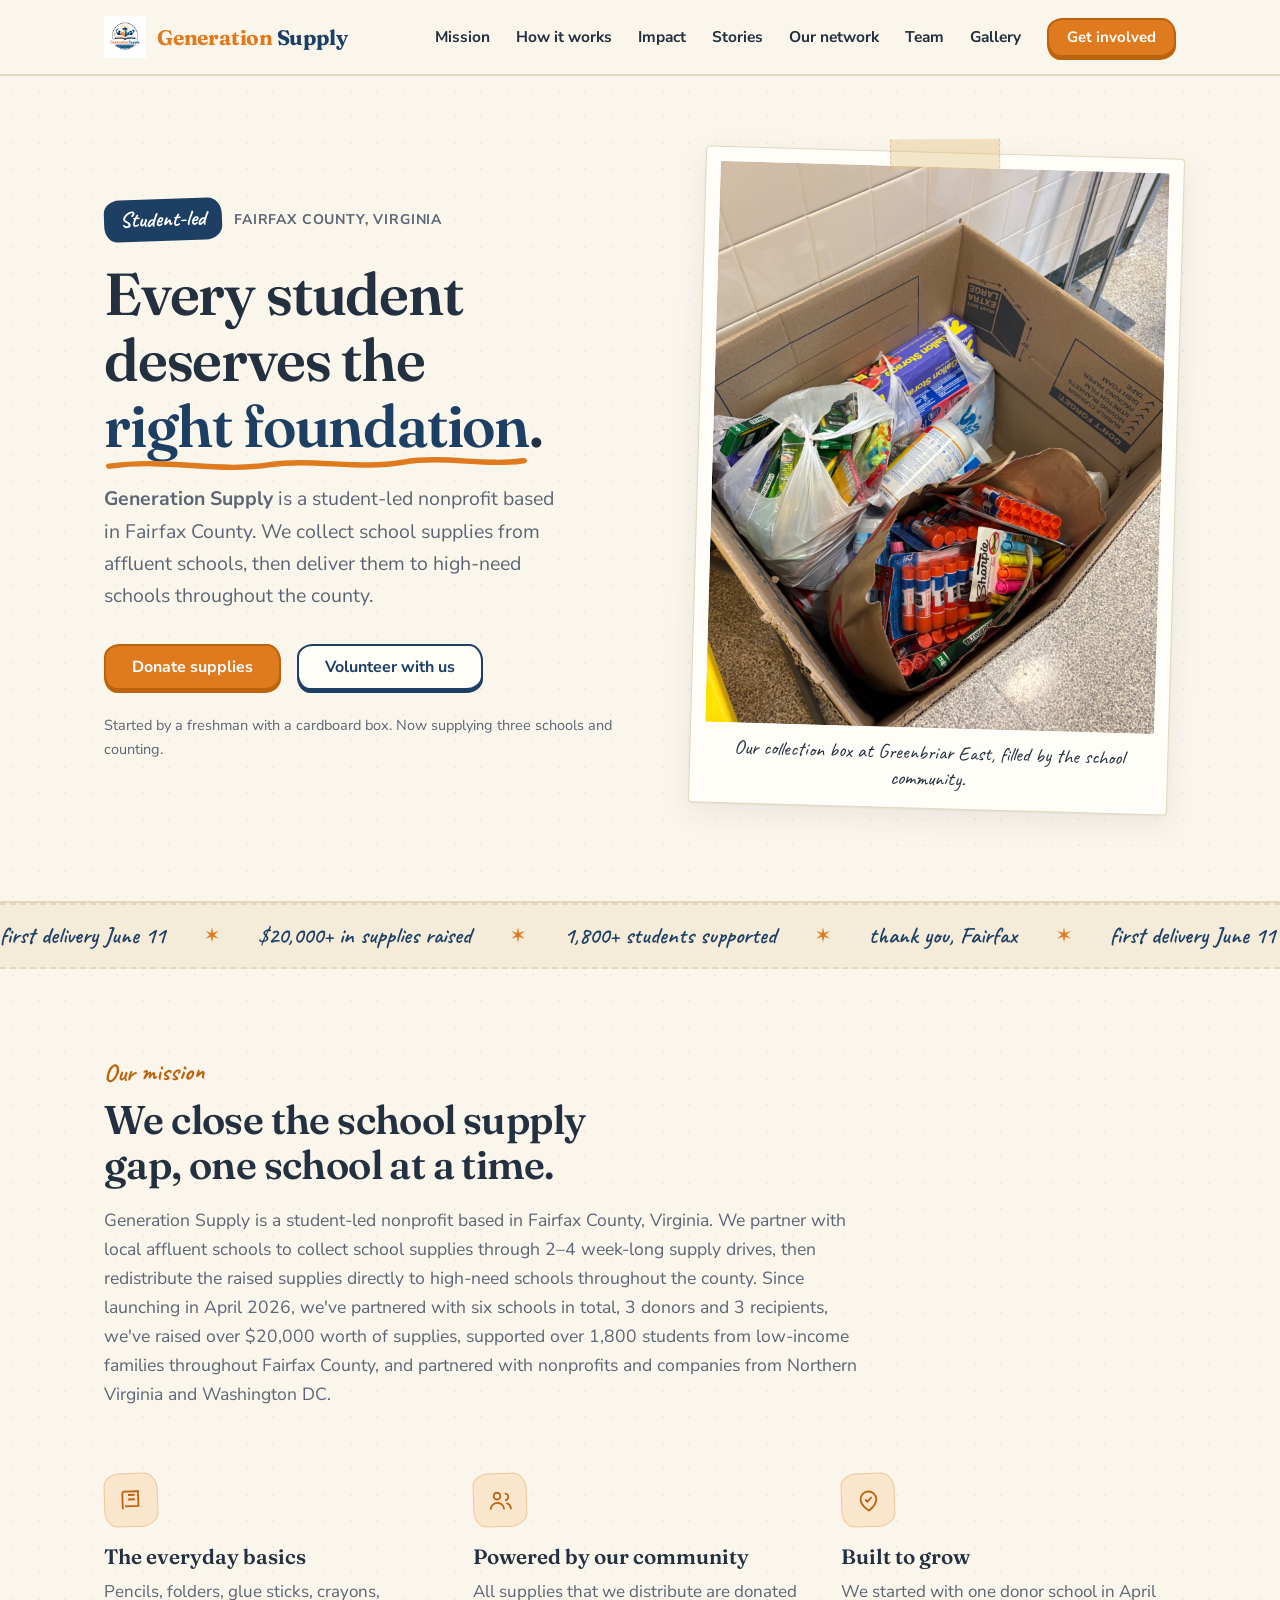
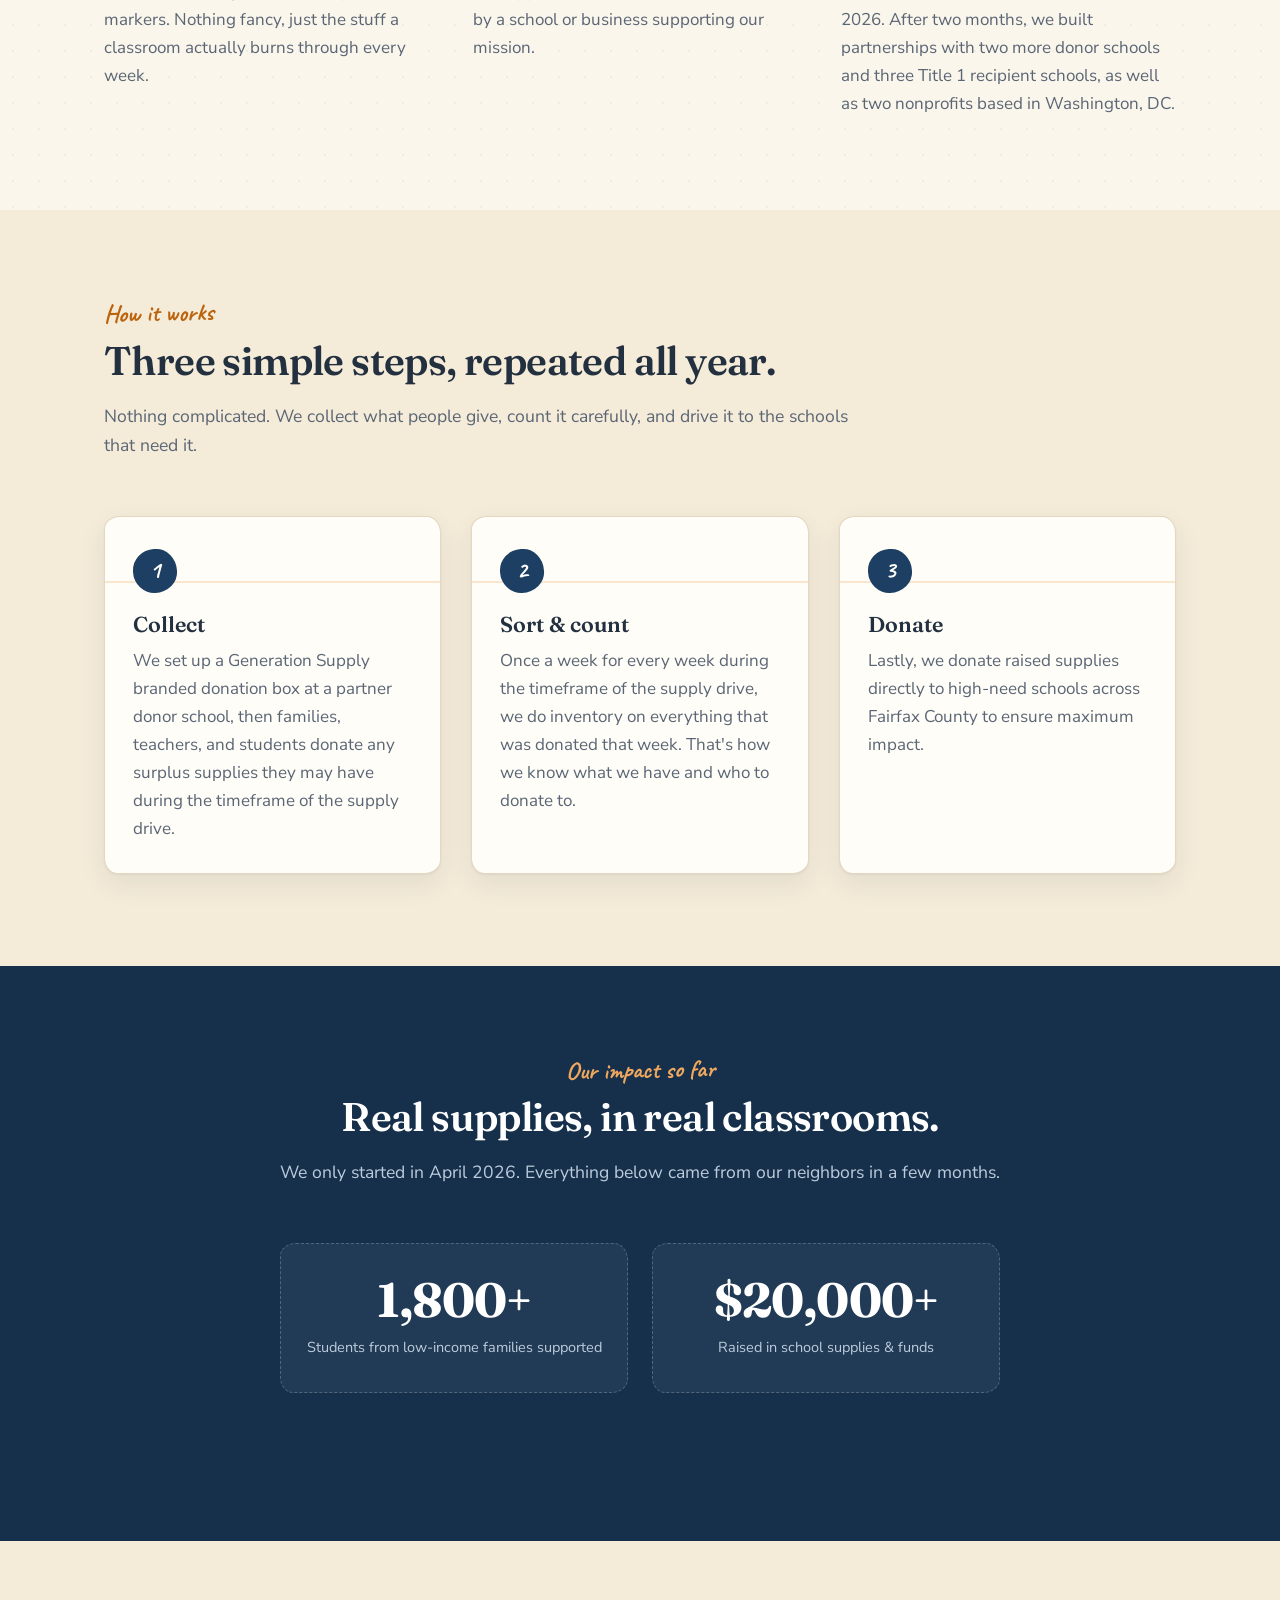
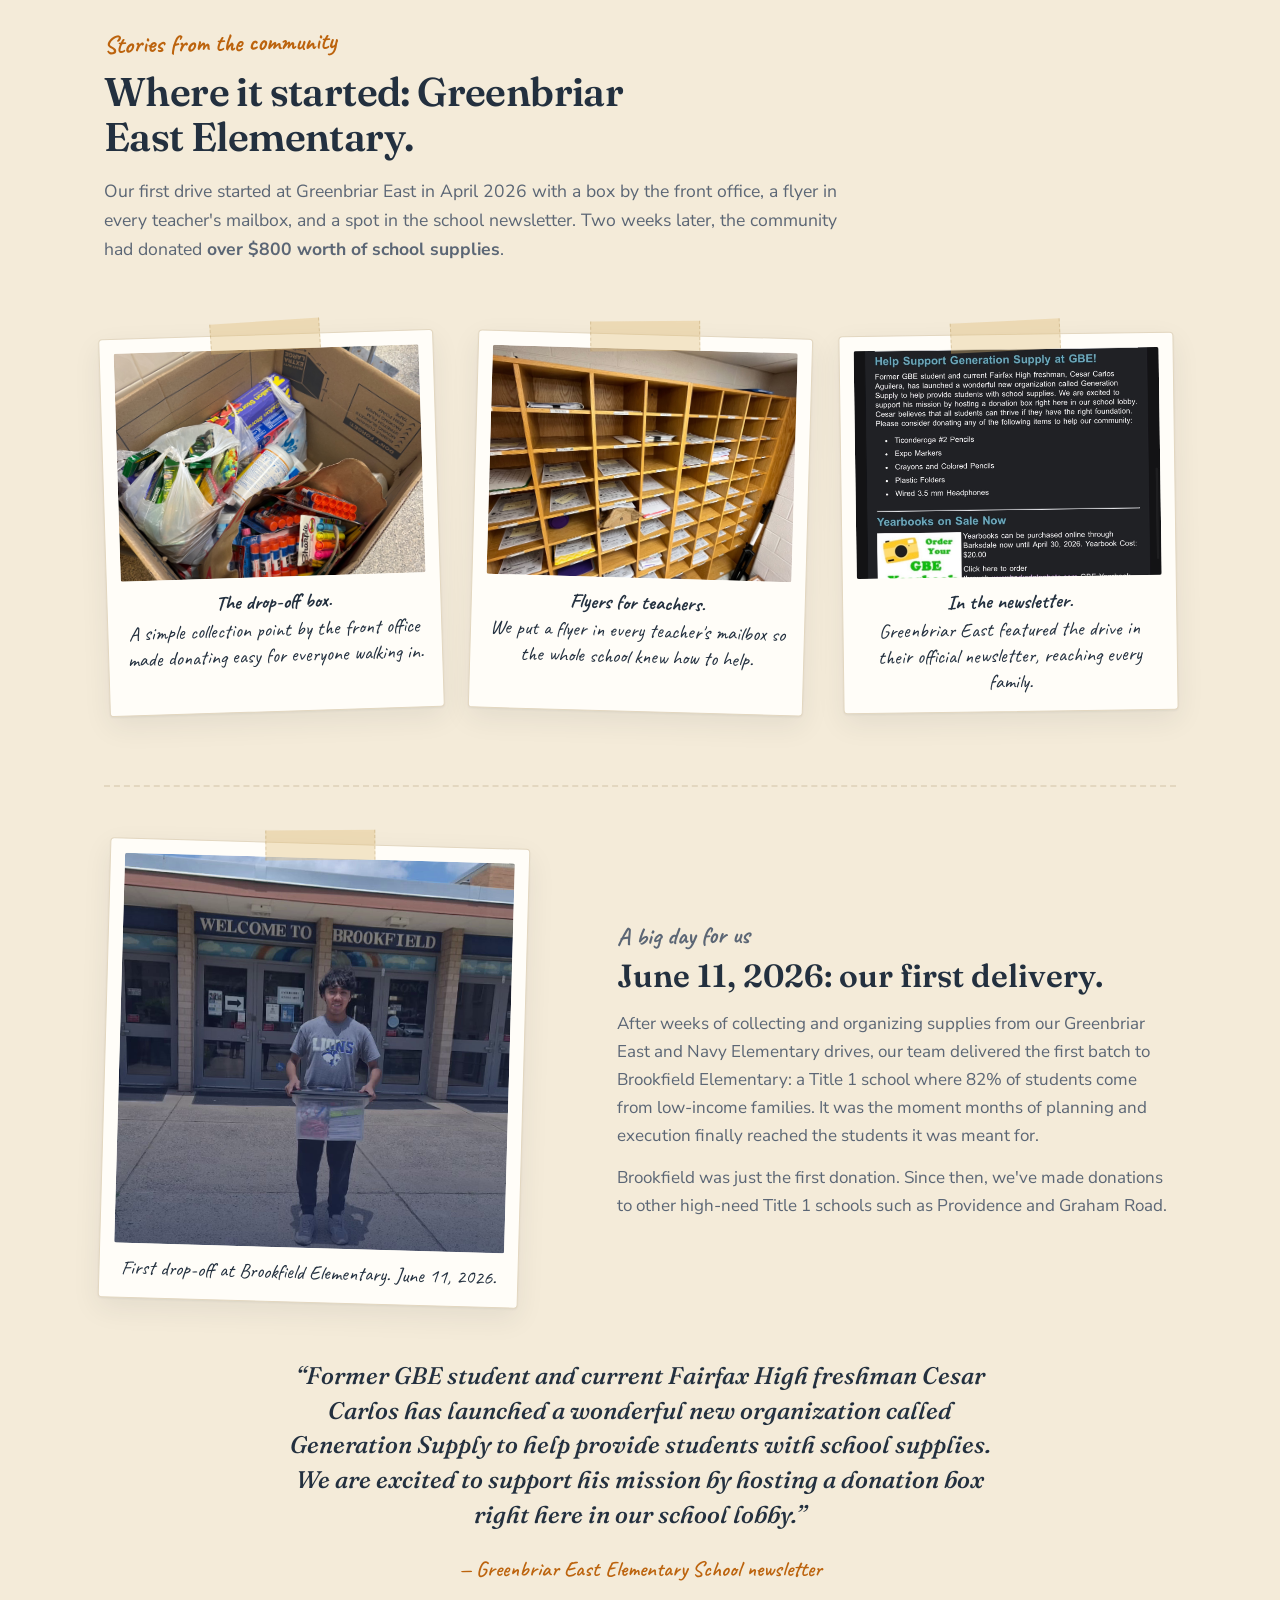
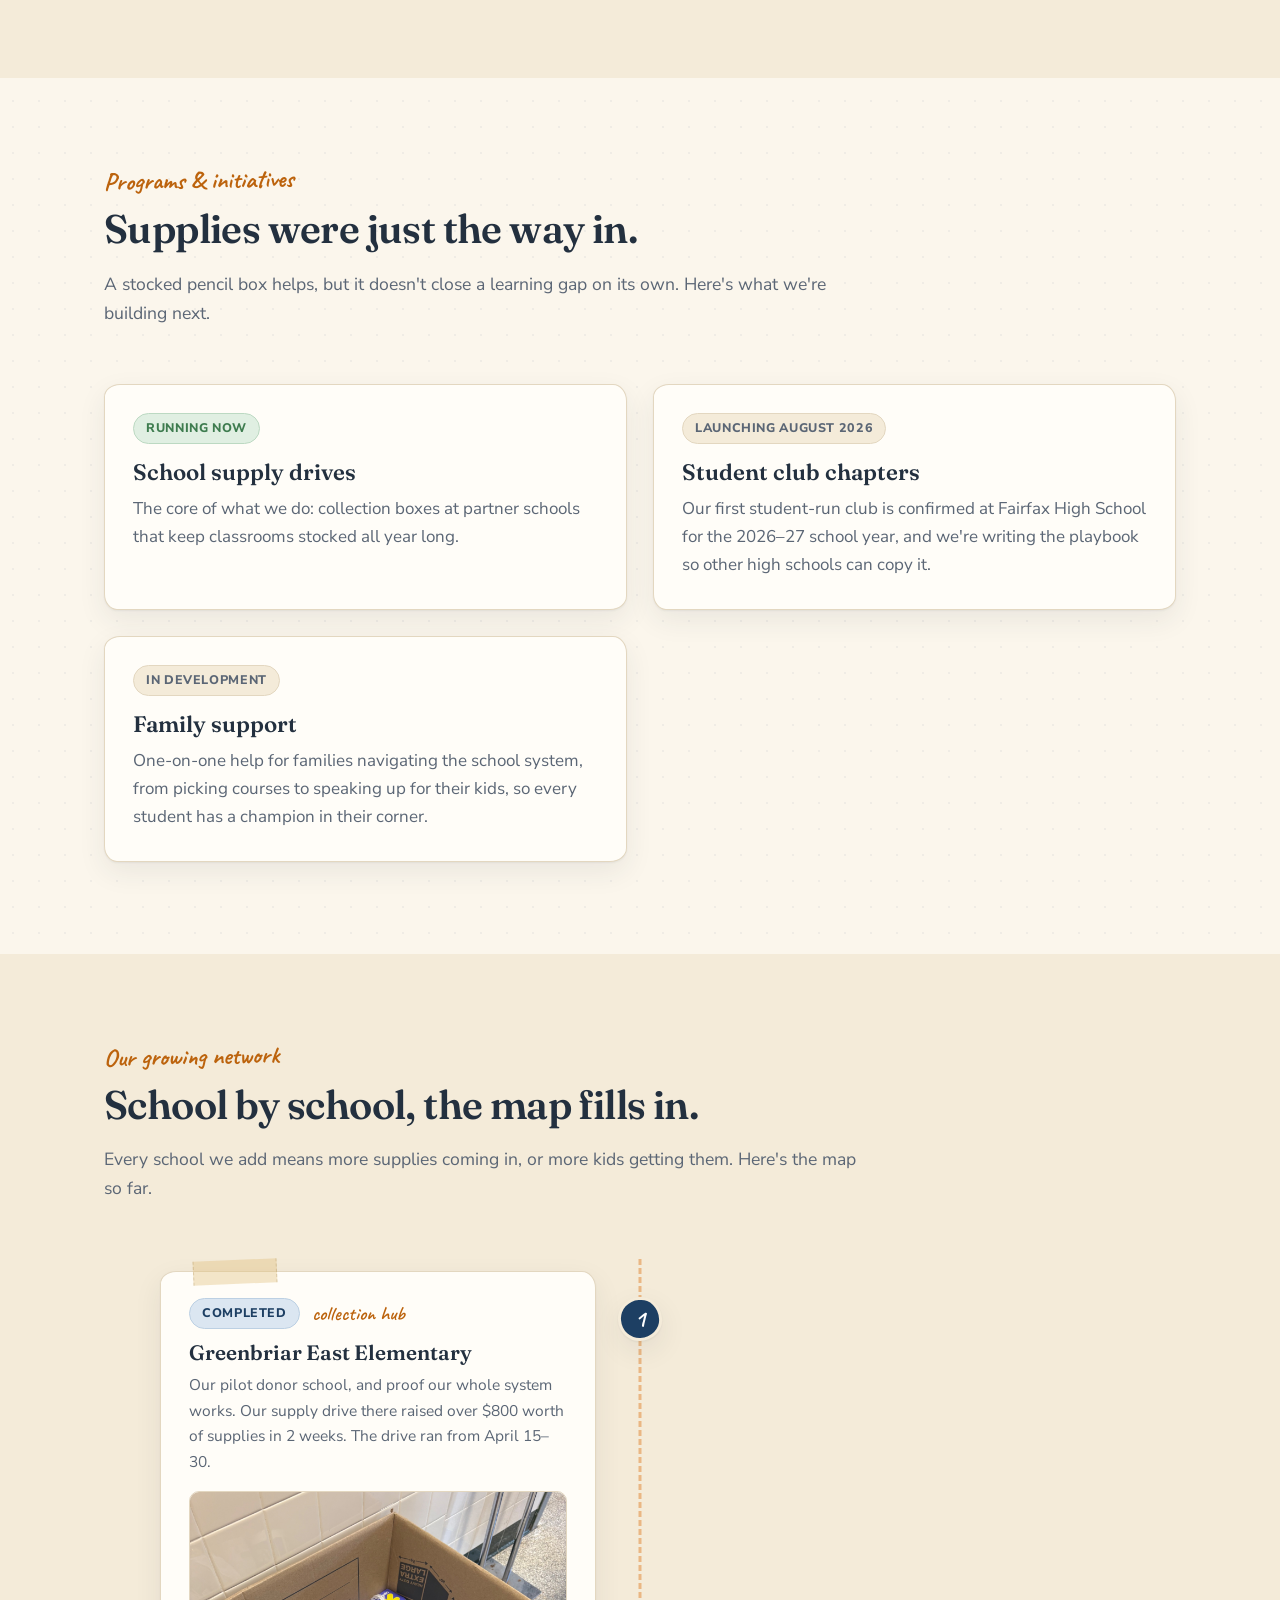
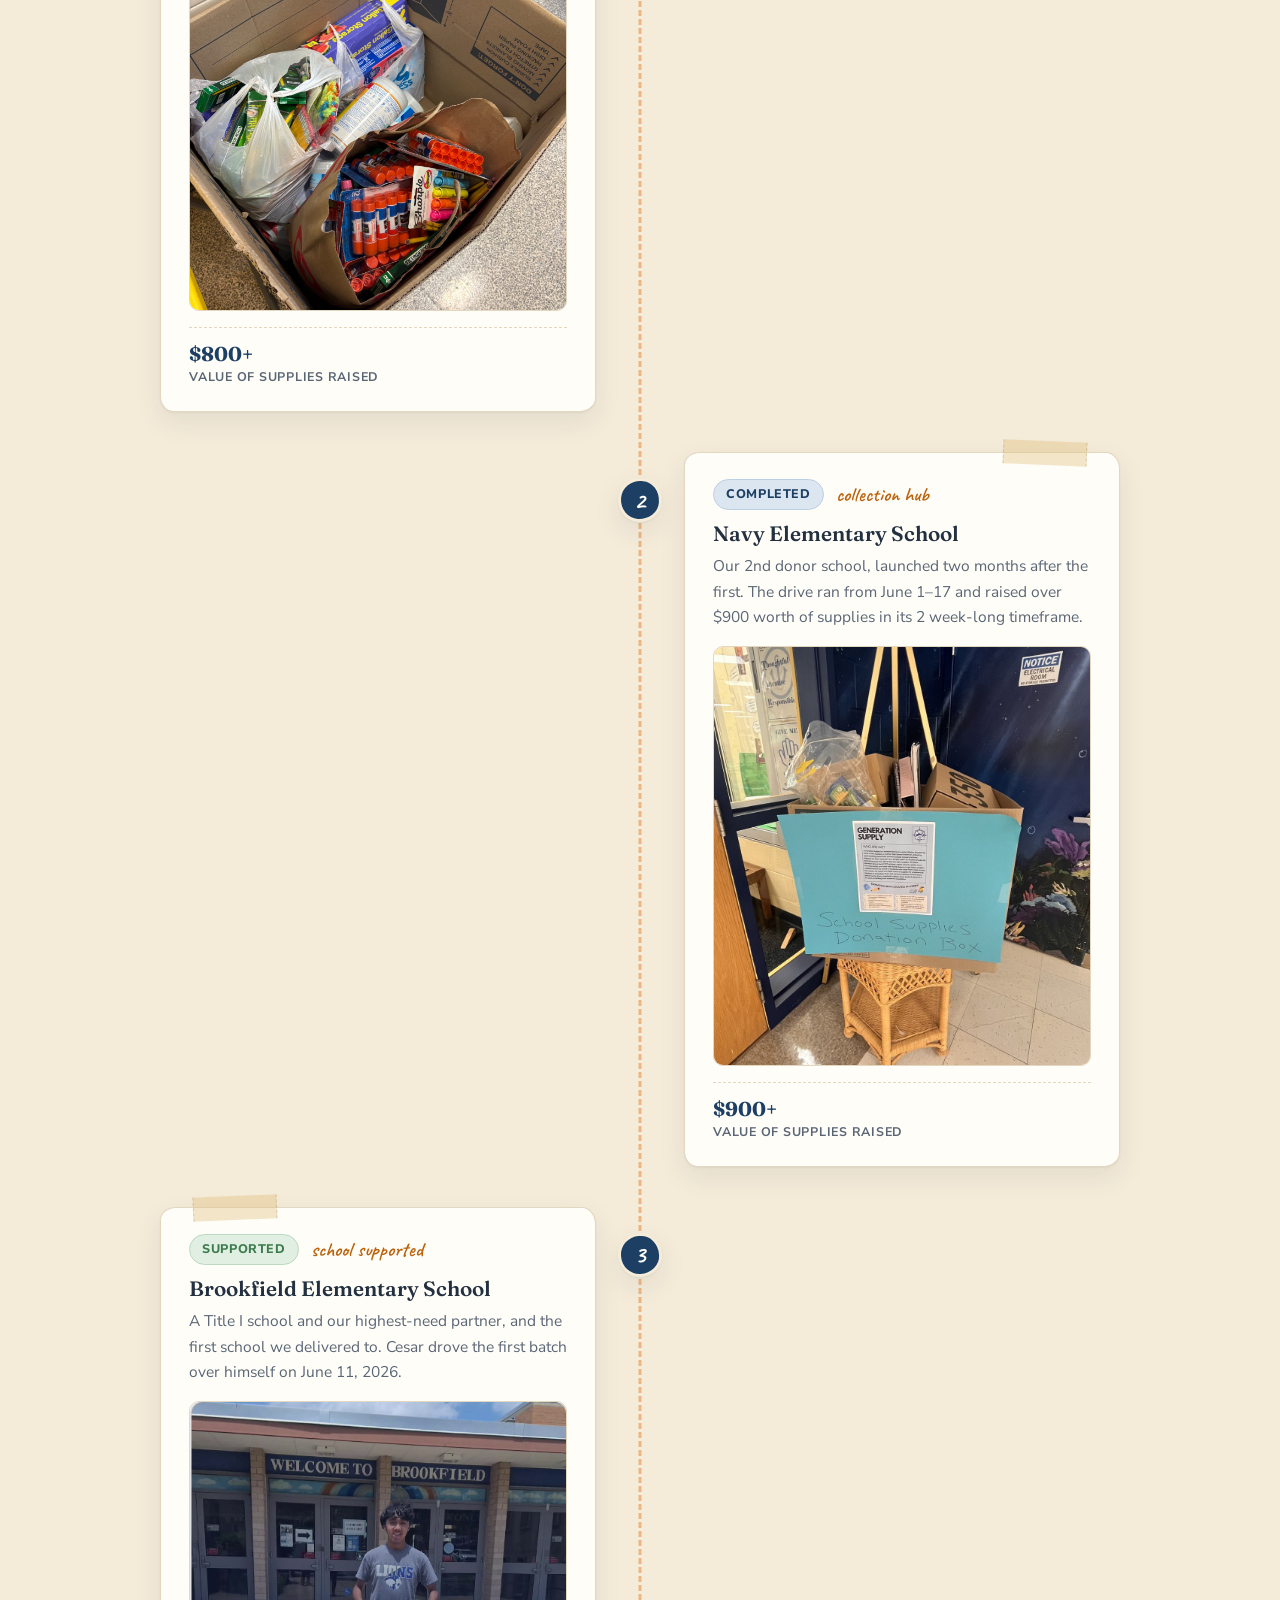
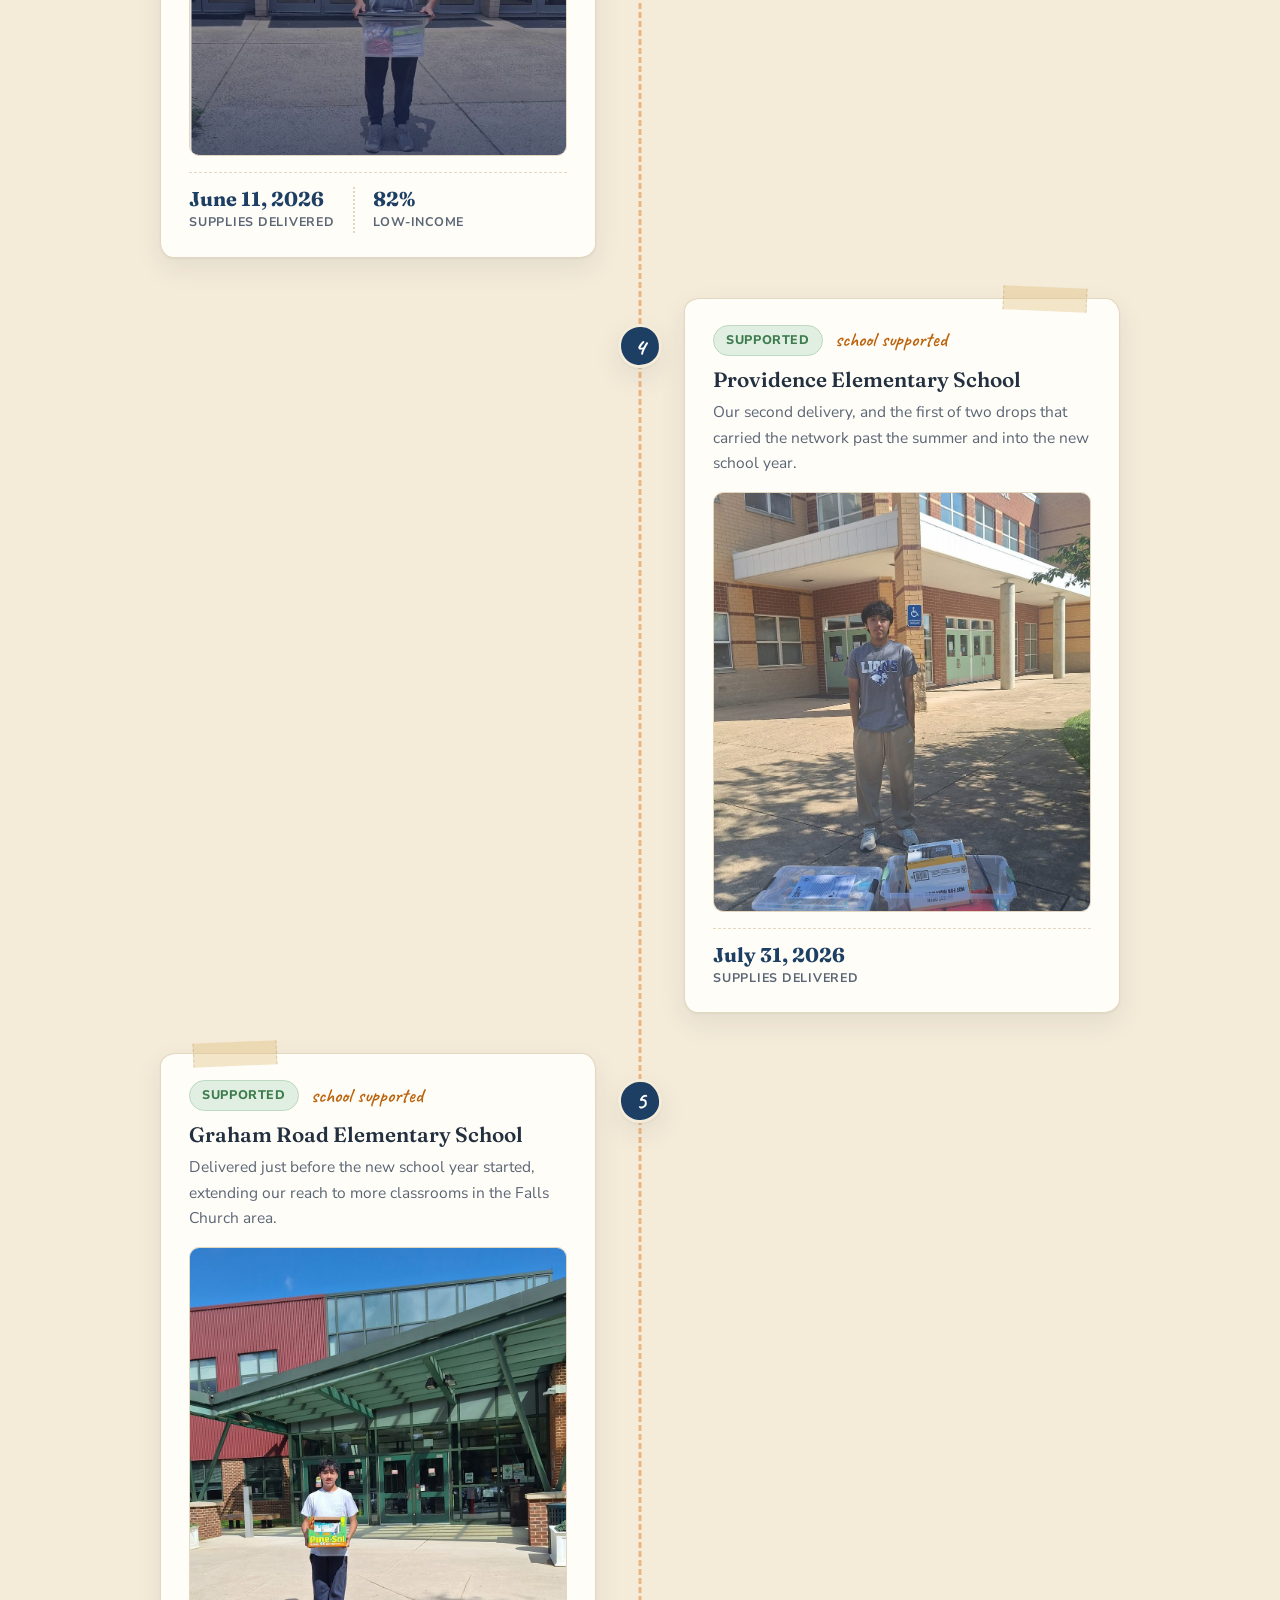
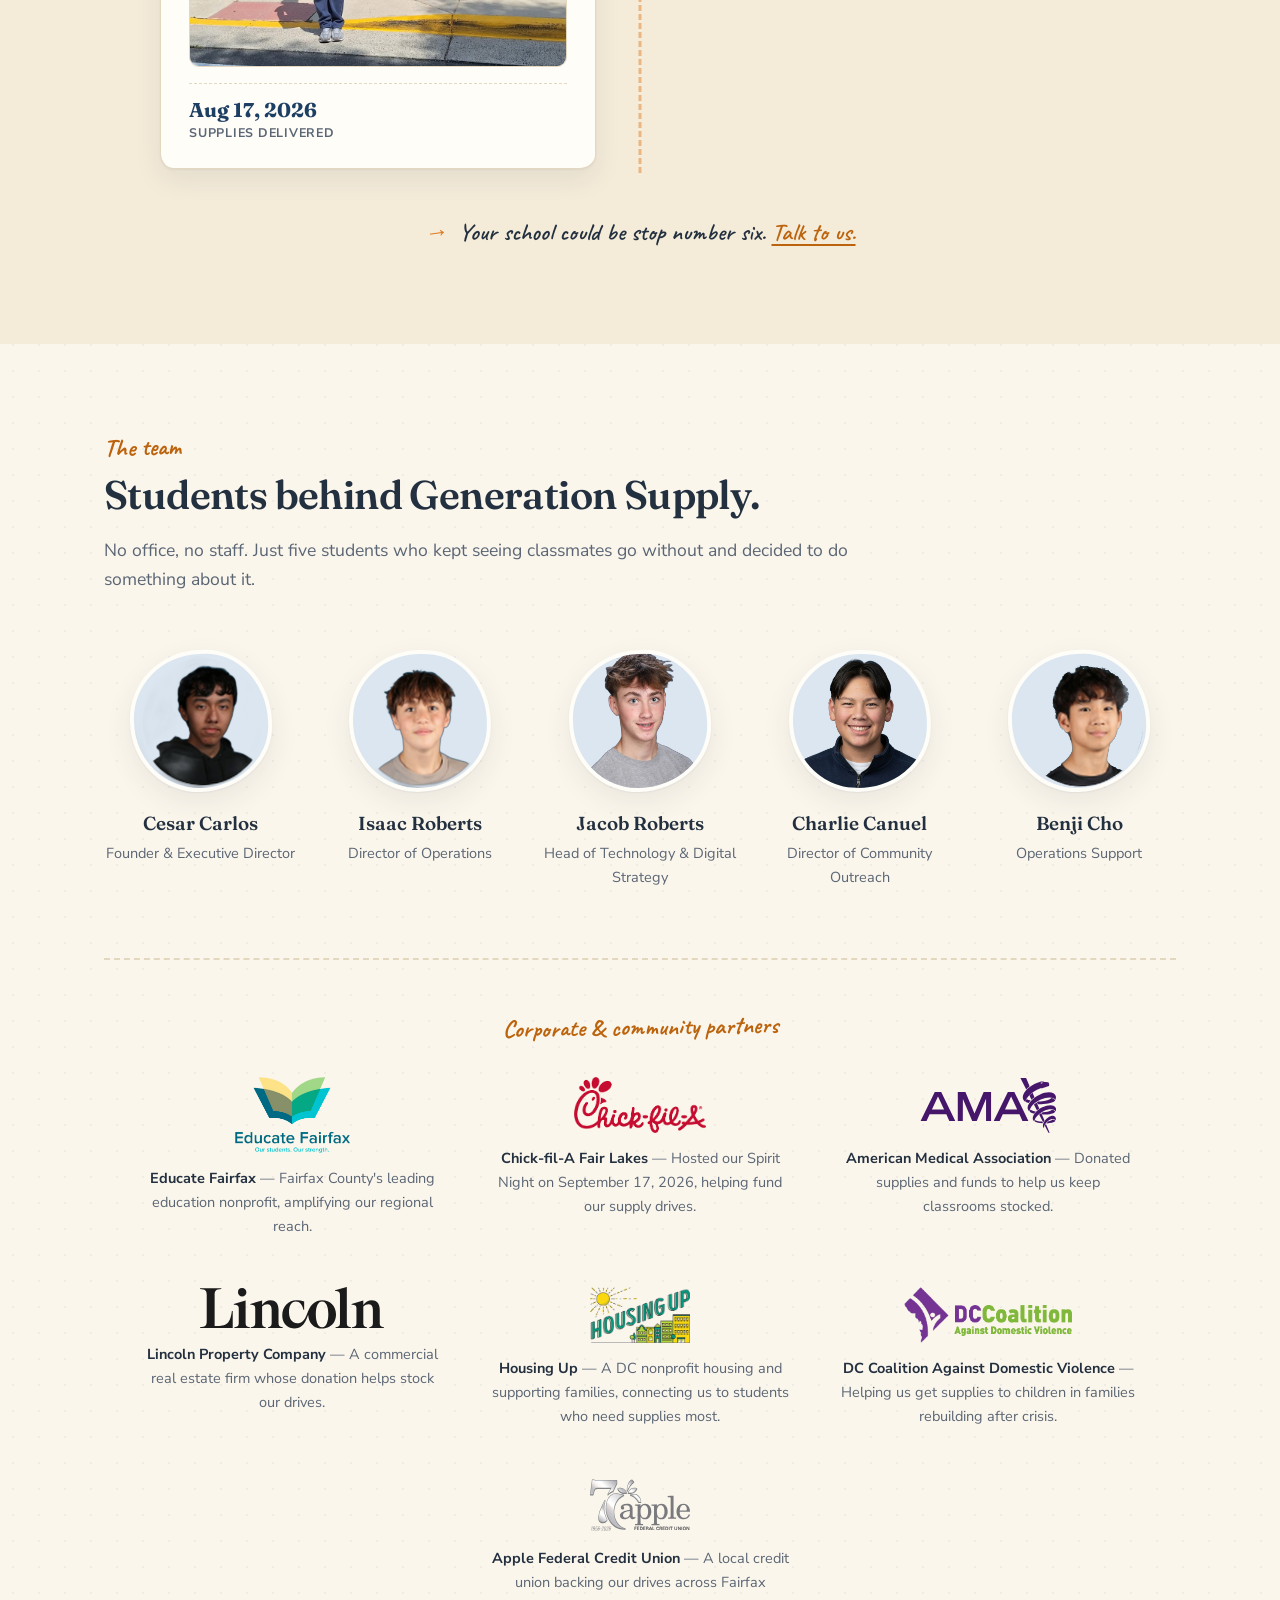
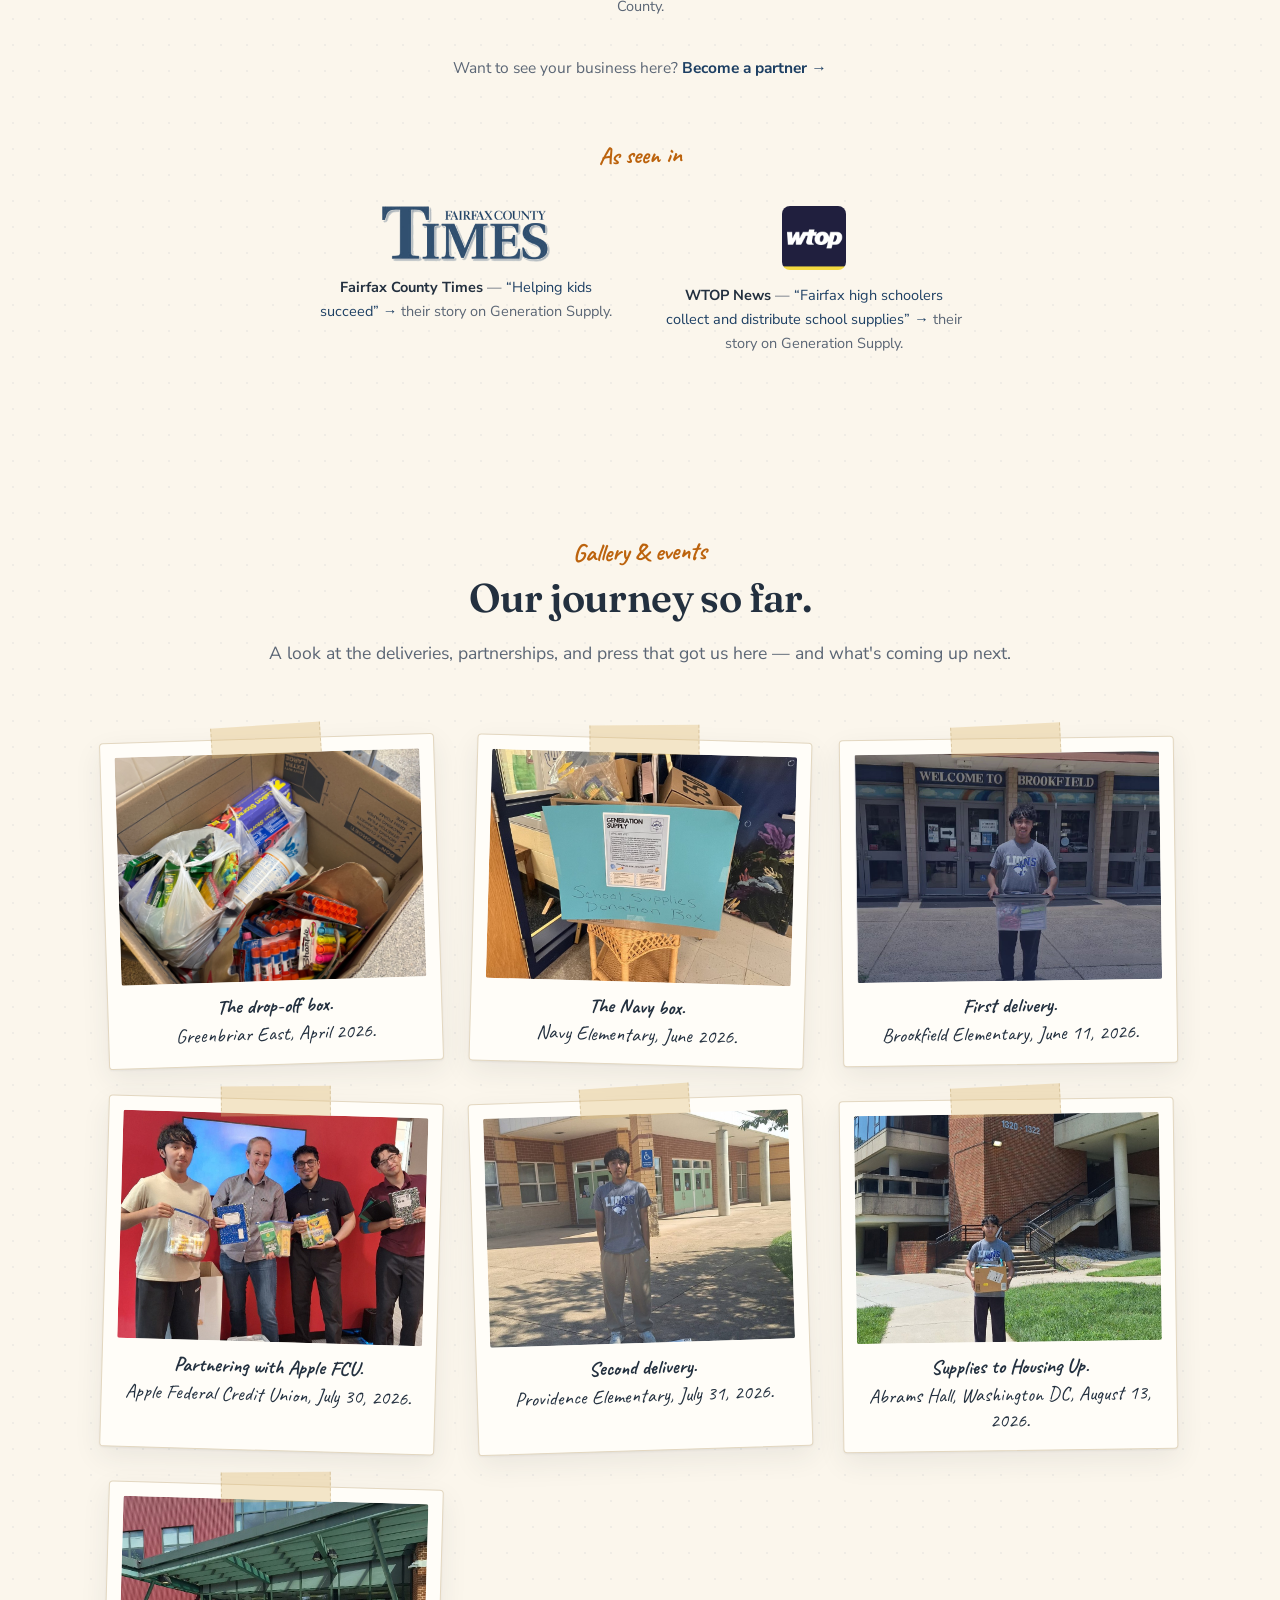
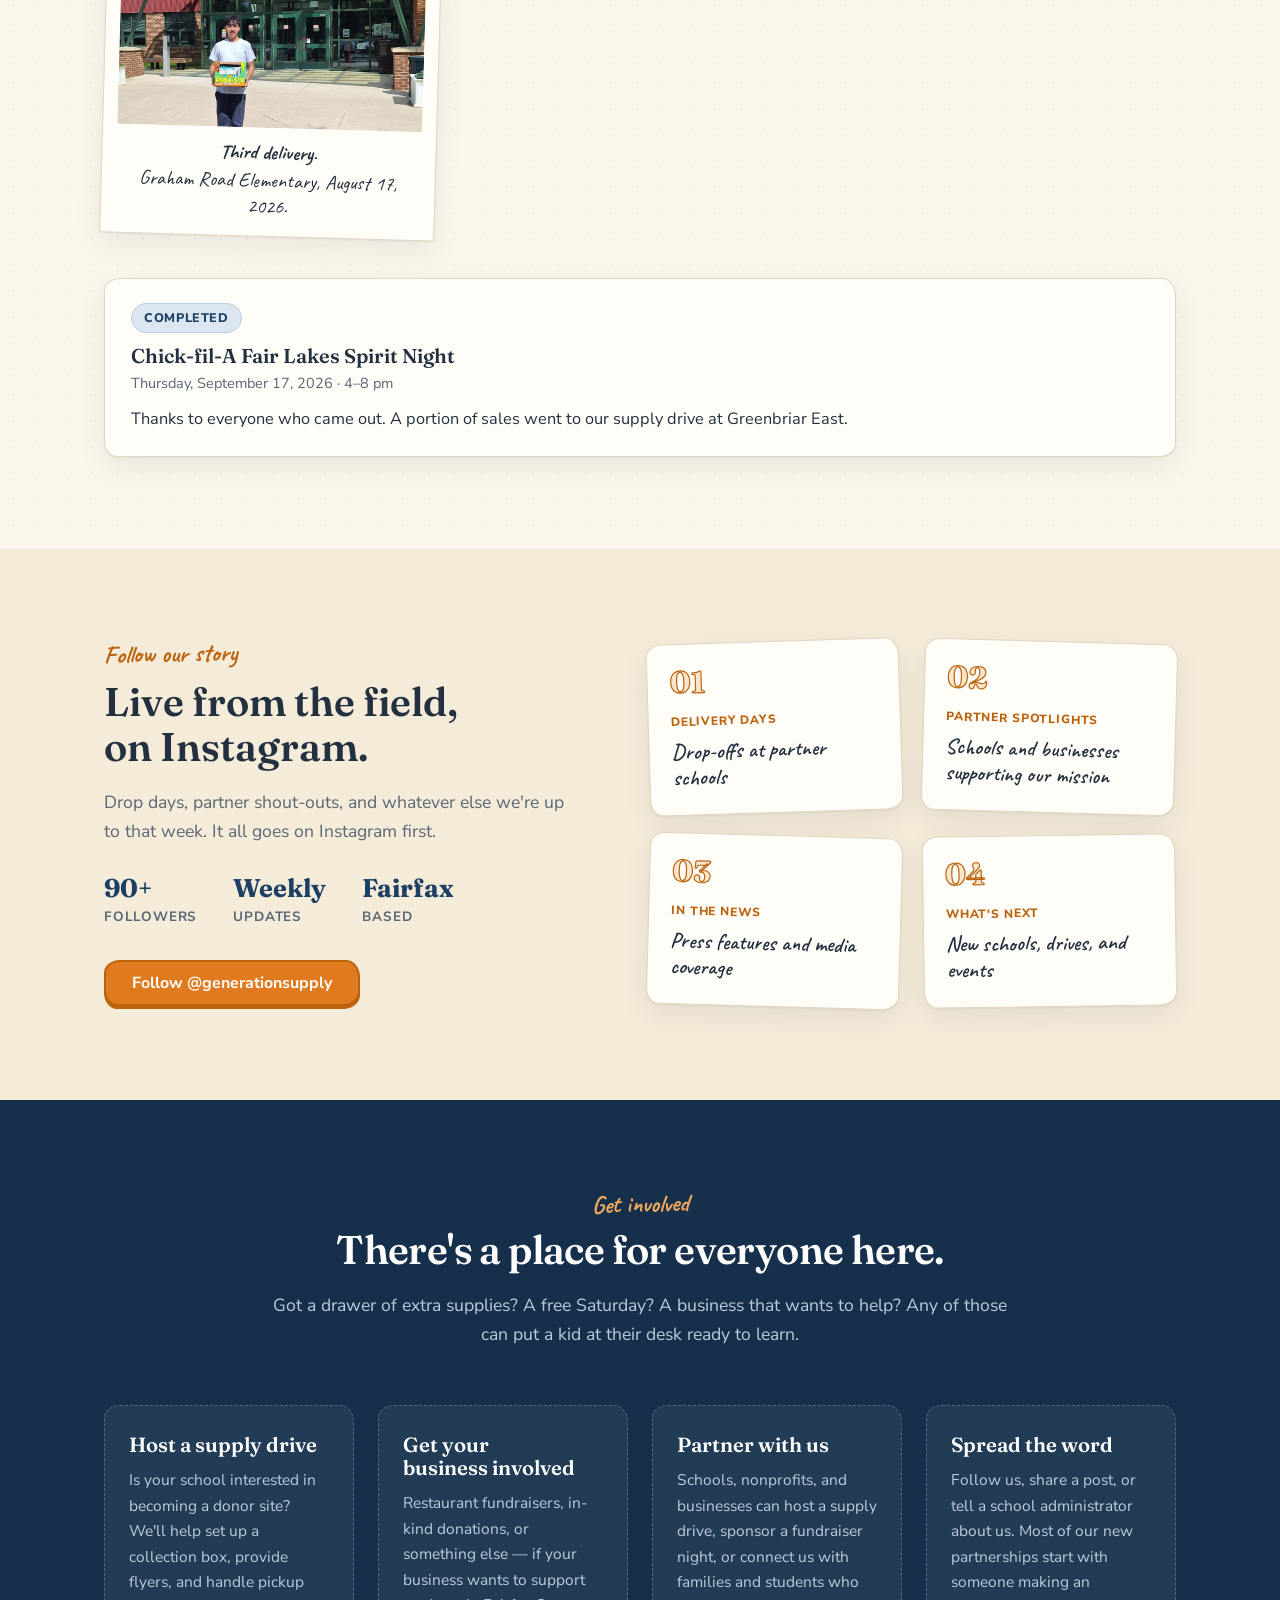
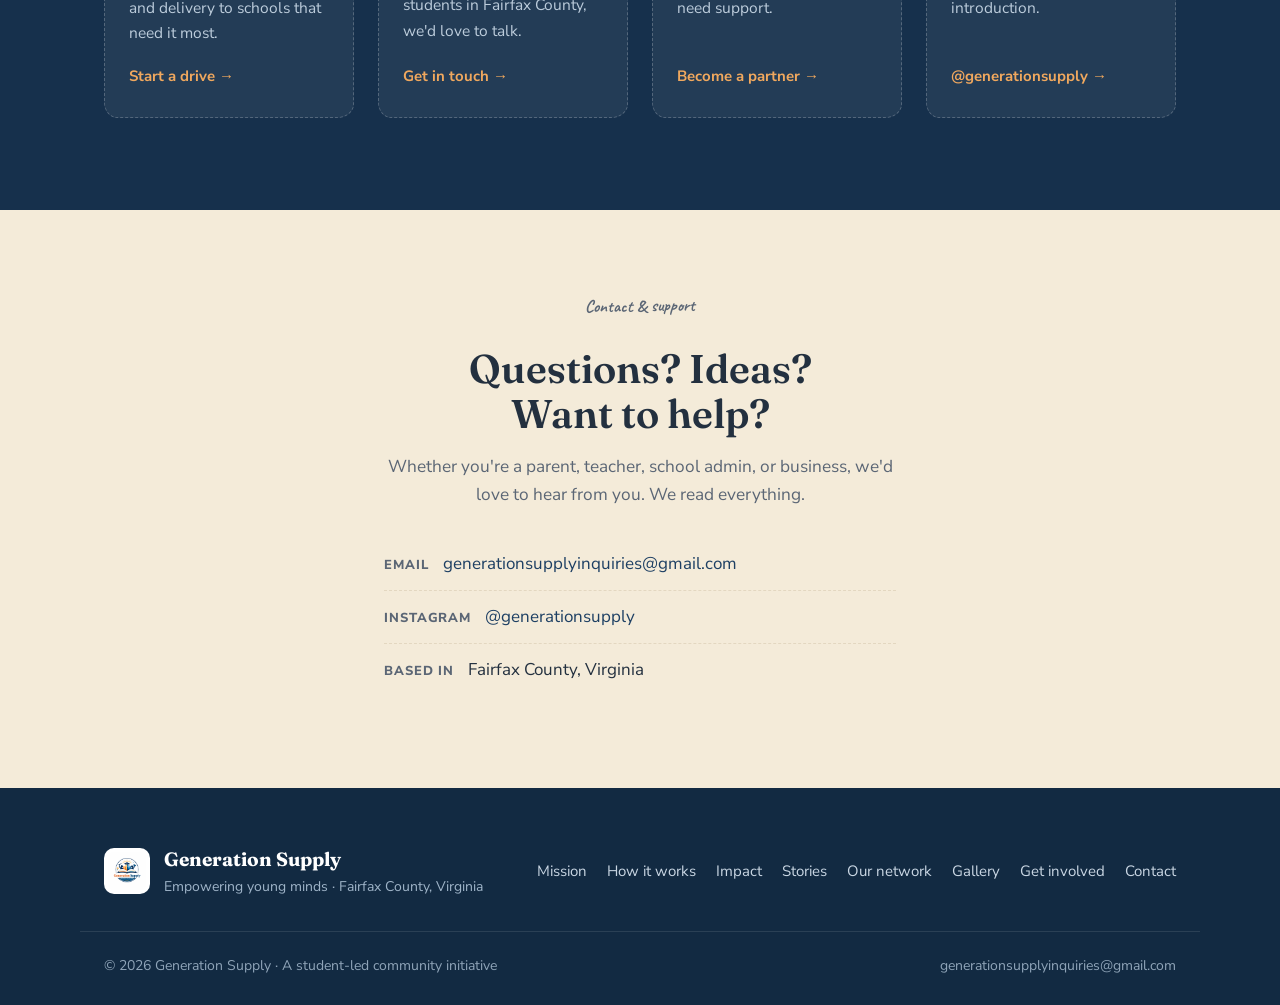
<file: index.html>
<!DOCTYPE html>
<html lang="en">
<head>
  <meta charset="UTF-8" />
  <meta name="viewport" content="width=device-width, initial-scale=1.0" />
  <title>Generation Supply | School Supply Nonprofit in Fairfax County</title>
  <meta name="description" content="Generation Supply is a student-led nonprofit in Fairfax County, Virginia. We collect donated school supplies from families, teachers, and local businesses and hand-deliver them to classrooms that need them most. Founded 2026 by Cesar Carlos." />
  <link rel="canonical" href="https://gensupply.org/" />
  <meta name="robots" content="index, follow, max-image-preview:large, max-snippet:-1" />
  <meta name="author" content="Generation Supply" />
  <meta name="keywords" content="Generation Supply, GenSupply, school supply donation, Fairfax County nonprofit, student-led nonprofit, school supplies for students in need, Virginia school supply drive" />
  <link rel="icon" type="image/png" href="/assets/logo.png" />
  <link rel="apple-touch-icon" href="/assets/logo.png" />

  <!-- Open Graph -->
  <meta property="og:site_name" content="Generation Supply" />
  <meta property="og:title" content="Generation Supply — Student-Led School Supply Nonprofit in Fairfax County" />
  <meta property="og:description" content="We collect donated school supplies across Fairfax County and hand-deliver them to the classrooms that need them most." />
  <meta property="og:image" content="https://gensupply.org/assets/logo.png" />
  <meta property="og:image:alt" content="Generation Supply logo" />
  <meta property="og:url" content="https://gensupply.org/" />
  <meta property="og:type" content="website" />
  <meta property="og:locale" content="en_US" />

  <!-- Twitter / X -->
  <meta name="twitter:card" content="summary_large_image" />
  <meta name="twitter:title" content="Generation Supply — Student-Led School Supply Nonprofit in Fairfax County" />
  <meta name="twitter:description" content="We collect donated school supplies across Fairfax County and hand-deliver them to the classrooms that need them most." />
  <meta name="twitter:image" content="https://gensupply.org/assets/logo.png" />

  <!-- Structured data -->
  <script type="application/ld+json">
  {
    "@context": "https://schema.org",
    "@graph": [
      {
        "@type": ["NGO", "Organization"],
        "@id": "https://gensupply.org/#organization",
        "name": "Generation Supply",
        "alternateName": ["GenSupply", "Generation Supply Fairfax"],
        "url": "https://gensupply.org/",
        "logo": {
          "@type": "ImageObject",
          "url": "https://gensupply.org/assets/logo.png"
        },
        "image": "https://gensupply.org/assets/logo.png",
        "description": "Generation Supply is a student-led nonprofit in Fairfax County, Virginia that collects donated school supplies and hand-delivers them to classrooms that need them most.",
        "foundingDate": "2026-04",
        "founder": {
          "@type": "Person",
          "name": "Cesar Carlos"
        },
        "email": "generationsupplyinquiries@gmail.com",
        "areaServed": {
          "@type": "AdministrativeArea",
          "name": "Fairfax County, Virginia"
        },
        "address": {
          "@type": "PostalAddress",
          "addressRegion": "VA",
          "addressLocality": "Fairfax County",
          "addressCountry": "US"
        },
        "sameAs": [
          "https://www.instagram.com/generationsupply",
          "https://www.fairfaxtimes.com/articles/helping-kids-succeed/article_2a3df8d2-0830-4caa-8f2f-b1328328c92b.html",
          "https://wtop.com/virginia/2026/10/fairfax-high-schoolers-launch-initiative-to-connect-supplies-with-students-in-need/"
        ]
      },
      {
        "@type": "WebSite",
        "@id": "https://gensupply.org/#website",
        "url": "https://gensupply.org/",
        "name": "Generation Supply",
        "inLanguage": "en-US",
        "publisher": { "@id": "https://gensupply.org/#organization" }
      }
    ]
  }
  </script>

  <!-- Fonts: Fraunces (headings) · Nunito Sans (body) · Caveat (handwritten accents) -->
  <link rel="preconnect" href="https://fonts.googleapis.com" />
  <link rel="preconnect" href="https://fonts.gstatic.com" crossorigin />
  <link href="https://fonts.googleapis.com/css2?family=Fraunces:opsz,wght@9..144,500;9..144,600;9..144,700&family=Nunito+Sans:opsz,wght@6..12,400;6..12,600;6..12,700;6..12,800&family=Caveat:wght@500;600;700&display=swap" rel="stylesheet" />

  <link rel="stylesheet" href="styles.css?v=20" />

  <!-- Decide before first paint whether the event banner shows, so it never flashes
       for someone who dismissed it or after the event has passed -->
  <script>
    (function () {
      var EXPIRES = new Date(2026, 8, 18);           // midnight after Spirit Night
      var KEY = "gs-promo-spirit-night-2026-09-17";  // keyed to the event, so the next one shows again
      var hide = new Date() >= EXPIRES;
      try { if (localStorage.getItem(KEY) === "1") hide = true; } catch (e) { /* private mode */ }
      if (hide) document.documentElement.classList.add("gs-promo-hide");
    })();
  </script>
</head>
<body>
  <a class="skip-link" href="#main">Skip to content</a>

  <!-- ============ EVENT BANNER ============ -->
  <!-- Hidden automatically once the event passes; see the guard in <head>. -->
  <aside class="promo" id="gsPromo" aria-label="Upcoming event">
    <div class="container promo-inner">
      <p class="promo-copy">
        <span class="promo-when" id="gsPromoWhen">Coming up</span>
        <span class="promo-text">
          <strong>Spirit Night at Chick-fil-A Fair Lakes.</strong>
          <span class="promo-date">Thursday, September 17 &middot; 4&ndash;8 pm</span>
          <span class="promo-detail">&mdash; eat with us and fund our next drive.</span>
        </span>
      </p>
      <a class="promo-cta" href="#spirit-night">See details</a>
      <button class="promo-close" id="gsPromoClose" type="button" aria-label="Dismiss this announcement">
        <svg viewBox="0 0 16 16" aria-hidden="true" focusable="false"><path d="M3 3l10 10M13 3L3 13" fill="none" stroke="currentColor" stroke-width="2.2" stroke-linecap="round"/></svg>
      </button>
    </div>
  </aside>

  <!-- ============ HEADER ============ -->
  <header class="site-header" id="top">
    <div class="container header-inner">
      <a class="brand" href="#top" aria-label="Generation Supply home">
        <img src="assets/logo.png" alt="" class="brand-mark" />
        <span class="brand-name">Generation<span> Supply</span></span>
      </a>

      <nav class="nav" id="nav" aria-label="Primary">
        <a href="#mission">Mission</a>
        <a href="#how">How it works</a>
        <a href="#impact">Impact</a>
        <a href="#stories">Stories</a>
        <a href="#network">Our network</a>
        <a href="#team">Team</a>
        <a href="#gallery">Gallery</a>
        <a href="#involved" class="btn btn-primary nav-cta">Get involved</a>
      </nav>

      <button class="nav-toggle" id="navToggle" aria-label="Open menu" aria-expanded="false" aria-controls="nav">
        <span></span><span></span><span></span>
      </button>
    </div>
  </header>

  <main id="main">

    <!-- ============ HERO ============ -->
    <section class="hero">
      <div class="container hero-grid">
        <div class="hero-copy">
          <p class="eyebrow"><span class="sticker">Student-led</span> Fairfax County, Virginia</p>
          <h1>Every student deserves the <span class="squiggle">right foundation<svg viewBox="0 0 220 14" preserveAspectRatio="none" aria-hidden="true"><path d="M3 9c30-6 55 5 82-1 24-5 46 4 70-2 21-5 42 3 62-1" fill="none" stroke="currentColor" stroke-width="4" stroke-linecap="round"/></svg></span>.</h1>
          <p class="lead">
            <strong>Generation Supply</strong> is a student-led nonprofit based in Fairfax County. We collect
            school supplies from affluent schools, then deliver them to high-need schools throughout
            the county.
          </p>
          <div class="hero-actions">
            <a href="#involved" class="btn btn-primary">Donate supplies</a>
            <a href="#involved" class="btn btn-outline">Volunteer with us</a>
          </div>
          <p class="hero-note">Started by a freshman with a cardboard box. Now supplying three schools and counting.</p>
        </div>

        <figure class="hero-figure polaroid tilt-r">
          <img src="assets/gbe-dropbox.jpeg" alt="A collection box at Greenbriar East Elementary filled with donated pencils, glue sticks, markers, and other school supplies." />
          <figcaption>Our collection box at Greenbriar East, filled by the school community.</figcaption>
        </figure>
      </div>
    </section>

    <!-- ============ TICKER ============ -->
    <div class="ticker" aria-hidden="true">
      <div class="ticker-track">
        <span>first delivery June 11</span><span class="tick-dot">✶</span>
        <span>$20,000+ in supplies raised</span><span class="tick-dot">✶</span>
        <span>1,800+ students supported</span><span class="tick-dot">✶</span>
        <span>thank you, Fairfax</span><span class="tick-dot">✶</span>
        <span>first delivery June 11</span><span class="tick-dot">✶</span>
        <span>$20,000+ in supplies raised</span><span class="tick-dot">✶</span>
        <span>1,800+ students supported</span><span class="tick-dot">✶</span>
        <span>thank you, Fairfax</span><span class="tick-dot">✶</span>
        <span>first delivery June 11</span><span class="tick-dot">✶</span>
        <span>$20,000+ in supplies raised</span><span class="tick-dot">✶</span>
        <span>1,800+ students supported</span><span class="tick-dot">✶</span>
        <span>thank you, Fairfax</span><span class="tick-dot">✶</span>
        <span>first delivery June 11</span><span class="tick-dot">✶</span>
        <span>$20,000+ in supplies raised</span><span class="tick-dot">✶</span>
        <span>1,800+ students supported</span><span class="tick-dot">✶</span>
        <span>thank you, Fairfax</span><span class="tick-dot">✶</span>
        <span>first delivery June 11</span><span class="tick-dot">✶</span>
        <span>$20,000+ in supplies raised</span><span class="tick-dot">✶</span>
        <span>1,800+ students supported</span><span class="tick-dot">✶</span>
        <span>thank you, Fairfax</span><span class="tick-dot">✶</span>
        <span>first delivery June 11</span><span class="tick-dot">✶</span>
        <span>$20,000+ in supplies raised</span><span class="tick-dot">✶</span>
        <span>1,800+ students supported</span><span class="tick-dot">✶</span>
        <span>thank you, Fairfax</span><span class="tick-dot">✶</span>
      </div>
    </div>

    <!-- ============ MISSION / WHAT WE DO ============ -->
    <section class="section" id="mission">
      <div class="container">
        <div class="section-head">
          <p class="kicker">Our mission</p>
          <h2>We close the school supply gap, one school at a time.</h2>
          <p class="section-intro">
            Generation Supply is a student-led nonprofit based in Fairfax County, Virginia. We partner
            with local affluent schools to collect school supplies through 2&ndash;4 week-long supply
            drives, then redistribute the raised supplies directly to high-need schools throughout the
            county. Since launching in April 2026, we've partnered with six schools in total, 3 donors
            and 3 recipients, we've raised over $20,000 worth of supplies, supported over 1,800 students
            from low-income families throughout Fairfax County, and partnered with nonprofits and
            companies from Northern Virginia and Washington DC.
          </p>
        </div>

        <div class="feature-row">
          <article class="feature">
            <div class="feature-icon" aria-hidden="true">
              <svg viewBox="0 0 24 24" fill="none" stroke="currentColor" stroke-width="1.6"><path d="M4 19.5V6a2 2 0 0 1 2-2h11.5"/><path d="M6 17h12V3"/><path d="M9 7h6M9 11h6"/></svg>
            </div>
            <h3>The everyday basics</h3>
            <p>Pencils, folders, glue sticks, crayons, markers. Nothing fancy, just the stuff a classroom actually burns through every week.</p>
          </article>

          <article class="feature">
            <div class="feature-icon" aria-hidden="true">
              <svg viewBox="0 0 24 24" fill="none" stroke="currentColor" stroke-width="1.6"><circle cx="9" cy="8" r="3"/><path d="M3 20a6 6 0 0 1 12 0"/><path d="M16 6a3 3 0 0 1 0 6M21 20a6 6 0 0 0-4-5.6"/></svg>
            </div>
            <h3>Powered by our community</h3>
            <p>All supplies that we distribute are donated by a school or business supporting our mission.</p>
          </article>

          <article class="feature">
            <div class="feature-icon" aria-hidden="true">
              <svg viewBox="0 0 24 24" fill="none" stroke="currentColor" stroke-width="1.6"><path d="M12 21s-7-4.6-7-10a7 7 0 0 1 14 0c0 5.4-7 10-7 10Z"/><path d="M9 11l2 2 4-4"/></svg>
            </div>
            <h3>Built to grow</h3>
            <p>We started with one donor school in April 2026. After two months, we built partnerships with two more donor schools and three Title 1 recipient schools, as well as two nonprofits based in Washington, DC.</p>
          </article>
        </div>
      </div>
    </section>

    <!-- ============ HOW IT WORKS ============ -->
    <section class="section section-alt" id="how">
      <div class="container">
        <div class="section-head">
          <p class="kicker">How it works</p>
          <h2>Three simple steps, repeated all year.</h2>
          <p class="section-intro">
            Nothing complicated. We collect what people give, count it carefully, and drive it to
            the schools that need it.
          </p>
        </div>

        <ol class="steps">
          <li class="step">
            <span class="step-num">1</span>
            <h3>Collect</h3>
            <p>We set up a Generation Supply branded donation box at a partner donor school, then families, teachers, and students donate any surplus supplies they may have during the timeframe of the supply drive.</p>
          </li>
          <li class="step">
            <span class="step-num">2</span>
            <h3>Sort &amp; count</h3>
            <p>Once a week for every week during the timeframe of the supply drive, we do inventory on everything that was donated that week. That's how we know what we have and who to donate to.</p>
          </li>
          <li class="step">
            <span class="step-num">3</span>
            <h3>Donate</h3>
            <p>Lastly, we donate raised supplies directly to high-need schools across Fairfax County to ensure maximum impact.</p>
          </li>
        </ol>
      </div>
    </section>

    <!-- ============ IMPACT ============ -->
    <section class="section section-dark" id="impact">
      <div class="container">
        <div class="section-head center">
          <p class="kicker kicker-light">Our impact so far</p>
          <h2>Real supplies, in real classrooms.</h2>
          <p class="section-intro section-intro-light">
            We only started in April 2026. Everything below came from our neighbors in a few months.
          </p>
        </div>

        <div class="stats stats-duo">
          <div class="stat">
            <span class="stat-num" data-count="1800" data-suffix="+">0</span>
            <span class="stat-label">Students from low-income families supported</span>
          </div>
          <div class="stat">
            <span class="stat-num" data-prefix="$" data-count="20000" data-suffix="+">0</span>
            <span class="stat-label">Raised in school supplies &amp; funds</span>
          </div>
        </div>

      </div>
    </section>

    <!-- ============ STORIES ============ -->
    <section class="section section-alt" id="stories">
      <div class="container">
        <div class="section-head">
          <p class="kicker">Stories from the community</p>
          <h2>Where it started: Greenbriar East Elementary.</h2>
          <p class="section-intro">
            Our first drive started at Greenbriar East in April 2026 with a box by the front office,
            a flyer in every teacher's mailbox, and a spot in the school newsletter. Two weeks later,
            the community had donated <strong>over $800 worth of school supplies</strong>.
          </p>
        </div>

        <div class="story-grid">
          <figure class="story-card polaroid tilt-l">
            <img src="assets/gbe-dropbox.jpeg" alt="The Generation Supply drop-off box at Greenbriar East, filled with donated supplies." />
            <figcaption><strong>The drop-off box.</strong> A simple collection point by the front office made donating easy for everyone walking in.</figcaption>
          </figure>
          <figure class="story-card polaroid tilt-r">
            <img src="assets/gbe-mailers.jpeg" alt="Printed flyers prepared for distribution to teachers at Greenbriar East." />
            <figcaption><strong>Flyers for teachers.</strong> We put a flyer in every teacher's mailbox so the whole school knew how to help.</figcaption>
          </figure>
          <figure class="story-card polaroid tilt-l2">
            <img src="assets/gbe-newsletter.jpeg" alt="Generation Supply featured in the Greenbriar East school newsletter." />
            <figcaption><strong>In the newsletter.</strong> Greenbriar East featured the drive in their official newsletter, reaching every family.</figcaption>
          </figure>
        </div>

        <!-- Milestone: first delivery -->
        <div class="milestone">
          <figure class="milestone-photo polaroid tilt-r">
            <img src="assets/brookfield-delivery.png" alt="Cesar Carlos standing in front of Brookfield Elementary holding a bin of donated school supplies." />
            <figcaption>First drop-off at Brookfield Elementary. June 11, 2026.</figcaption>
          </figure>
          <div class="milestone-copy">
            <p class="kicker">A big day for us</p>
            <h3>June 11, 2026: our first delivery.</h3>
            <p>
              After weeks of collecting and organizing supplies from our Greenbriar East and Navy
              Elementary drives, our team delivered the first batch to Brookfield Elementary: a Title 1
              school where 82% of students come from low-income families. It was the moment months of
              planning and execution finally reached the students it was meant for.
            </p>
            <p>
              Brookfield was just the first donation. Since then, we've made donations to other high-need
              Title 1 schools such as Providence and Graham Road.
            </p>
          </div>
        </div>

        <blockquote class="testimonial">
          <p>
            “Former GBE student and current Fairfax High freshman Cesar Carlos has launched a wonderful
            new organization called Generation Supply to help provide students with school supplies.
            We are excited to support his mission by hosting a donation box right here in our school lobby.”
          </p>
          <footer>— Greenbriar East Elementary School newsletter</footer>
        </blockquote>
      </div>
    </section>

    <!-- ============ PROGRAMS ============ -->
    <section class="section" id="programs">
      <div class="container">
        <div class="section-head">
          <p class="kicker">Programs &amp; initiatives</p>
          <h2>Supplies were just the way in.</h2>
          <p class="section-intro">
            A stocked pencil box helps, but it doesn't close a learning gap on its own.
            Here's what we're building next.
          </p>
        </div>

        <div class="program-grid">
          <article class="program">
            <p class="program-tag"><span class="chip chip-live">Running now</span></p>
            <h3>School supply drives</h3>
            <p>The core of what we do: collection boxes at partner schools that keep classrooms stocked all year long.</p>
          </article>

          <article class="program">
            <p class="program-tag"><span class="chip">Launching August 2026</span></p>
            <h3>Student club chapters</h3>
            <p>Our first student-run club is confirmed at Fairfax High School for the 2026–27 school year, and we're writing the playbook so other high schools can copy it.</p>
          </article>

          <article class="program">
            <p class="program-tag"><span class="chip">In development</span></p>
            <h3>Family support</h3>
            <p>One-on-one help for families navigating the school system, from picking courses to speaking up for their kids, so every student has a champion in their corner.</p>
          </article>
        </div>
      </div>
    </section>

        <!-- ============ NETWORK / ROADMAP ============ -->
    <section class="section section-alt" id="network">
      <div class="container">
        <div class="section-head">
          <p class="kicker">Our growing network</p>
          <h2>School by school, the map fills in.</h2>
          <p class="section-intro">
            Every school we add means more supplies coming in, or more kids getting them.
            Here's the map so far.
          </p>
        </div>

        <ol class="network-route">
          <li class="stop">
            <span class="stop-pin" aria-hidden="true">1</span>
            <article class="stop-card" id="stop-greenbriar-east">
              <div class="stop-head">
                <span class="chip chip-done">Completed</span>
                <span class="network-role">collection hub</span>
              </div>
              <h3>Greenbriar East Elementary</h3>
              <p>Our pilot donor school, and proof our whole system works. Our supply drive there raised over $800 worth of supplies in 2 weeks. The drive ran from April 15&ndash;30.</p>
              <figure class="stop-photo">
                <img src="assets/gbe-dropbox.jpeg" alt="The Generation Supply collection box at Greenbriar East Elementary, filled with donated school supplies." loading="lazy" />
              </figure>
              <ul class="stop-stats">
                <li><strong>$800+</strong><span>Value of Supplies Raised</span></li>
              </ul>
            </article>
          </li>
          <li class="stop">
            <span class="stop-pin" aria-hidden="true">2</span>
            <article class="stop-card" id="stop-navy">
              <div class="stop-head">
                <span class="chip chip-done">Completed</span>
                <span class="network-role">collection hub</span>
              </div>
              <h3>Navy Elementary School</h3>
              <p>Our 2nd donor school, launched two months after the first. The drive ran from June 1&ndash;17 and raised over $900 worth of supplies in its 2 week-long timeframe.</p>
              <figure class="stop-photo">
                <img src="assets/navy-dropbox.jpg" alt="The Generation Supply donation box in the Navy Elementary lobby, filled with donated school supplies beside a hand-lettered sign." loading="lazy" width="1000" height="1778" />
              </figure>
              <ul class="stop-stats">
                <li><strong>$900+</strong><span>Value of Supplies Raised</span></li>
              </ul>
            </article>
          </li>
          <li class="stop">
            <span class="stop-pin" aria-hidden="true">3</span>
            <article class="stop-card" id="stop-brookfield">
              <div class="stop-head">
                <span class="chip chip-live">Supported</span>
                <span class="network-role">school supported</span>
              </div>
              <h3>Brookfield Elementary School</h3>
              <p>A Title I school and our highest-need partner, and the first school we delivered to. Cesar drove the first batch over himself on June 11, 2026.</p>
              <figure class="stop-photo">
                <img src="assets/brookfield-delivery.png" alt="Cesar Carlos outside Brookfield Elementary holding a bin of donated school supplies." loading="lazy" />
              </figure>
              <ul class="stop-stats">
                <li><strong>June 11, 2026</strong><span>supplies delivered</span></li>
                <li><strong>82%</strong><span>low-income</span></li>
              </ul>
            </article>
          </li>
          <li class="stop">
            <span class="stop-pin" aria-hidden="true">4</span>
            <article class="stop-card" id="stop-providence">
              <div class="stop-head">
                <span class="chip chip-live">Supported</span>
                <span class="network-role">school supported</span>
              </div>
              <h3>Providence Elementary School</h3>
              <p>Our second delivery, and the first of two drops that carried the network past the summer and into the new school year.</p>
              <figure class="stop-photo">
                <img src="assets/providence-delivery.jpg" alt="Cesar Carlos outside Providence Elementary School with two bins of donated school supplies." loading="lazy" width="1000" height="1546" />
              </figure>
              <ul class="stop-stats">
                <li><strong>July 31, 2026</strong><span>supplies delivered</span></li>
              </ul>
            </article>
          </li>
          <li class="stop">
            <span class="stop-pin" aria-hidden="true">5</span>
            <article class="stop-card" id="stop-graham-road">
              <div class="stop-head">
                <span class="chip chip-live">Supported</span>
                <span class="network-role">school supported</span>
              </div>
              <h3>Graham Road Elementary School</h3>
              <p>Delivered just before the new school year started, extending our reach to more classrooms in the Falls Church area.</p>
              <figure class="stop-photo">
                <img src="assets/graham-road-delivery.jpg" alt="Cesar Carlos outside Graham Road Elementary School carrying a box of donated supplies." loading="lazy" width="1000" height="1164" />
              </figure>
              <ul class="stop-stats">
                <li><strong>Aug 17, 2026</strong><span>supplies delivered</span></li>
              </ul>
            </article>
          </li>
        </ol>
        <p class="route-next"><span class="route-next-doodle" aria-hidden="true">→</span> Your school could be stop number six. <a href="#contact">Talk to us.</a></p>
      </div>
    </section>

    <!-- ============ TEAM ============ -->
    <section class="section" id="team">
      <div class="container">
        <div class="section-head">
          <p class="kicker">The team</p>
          <h2>Students behind Generation Supply.</h2>
          <p class="section-intro">
            No office, no staff. Just five students who kept seeing classmates go without
            and decided to do something about it.
          </p>
        </div>

        <div class="team-grid">
          <figure class="member">
            <img src="assets/cesar-carlos.png?v=3" alt="Portrait of Cesar Carlos" />
            <figcaption>
              <span class="member-name">Cesar Carlos</span>
              <span class="member-role">Founder &amp; Executive Director</span>
            </figcaption>
          </figure>
          <figure class="member">
            <img src="assets/isaac-roberts.png?v=3" alt="Portrait of Isaac Roberts" />
            <figcaption>
              <span class="member-name">Isaac Roberts</span>
              <span class="member-role">Director of Operations</span>
            </figcaption>
          </figure>
          <figure class="member">
            <img src="assets/jacob-roberts.png?v=3" alt="Portrait of Jacob Roberts" />
            <figcaption>
              <span class="member-name">Jacob Roberts</span>
              <span class="member-role">Head of Technology &amp; Digital Strategy</span>
            </figcaption>
          </figure>
          <figure class="member">
            <img src="assets/charlie-canuel.png?v=3" alt="Portrait of Charlie Canuel" />
            <figcaption>
              <span class="member-name">Charlie Canuel</span>
              <span class="member-role">Director of Community Outreach</span>
            </figcaption>
          </figure>
          <figure class="member">
            <img src="assets/benji-cho.png?v=3" alt="Portrait of Benji Cho" />
            <figcaption>
              <span class="member-name">Benji Cho</span>
              <span class="member-role">Operations Support</span>
            </figcaption>
          </figure>
        </div>

        <!-- Partners -->
        <div class="partners">
          <p class="partners-title">Corporate &amp; community partners</p>
          <div class="partners-logos">
            <div class="partner">
              <a href="https://educatefairfax.org/" target="_blank" rel="noopener">
                <img class="partner-logo-lg" src="assets/educate-fairfax.png?v=2" alt="Educate Fairfax" />
              </a>
              <span><strong>Educate Fairfax</strong> — Fairfax County's leading education nonprofit, amplifying our regional reach.</span>
            </div>
            <div class="partner">
              <img src="assets/chick-fil-a.png?v=2" alt="Chick-fil-A Fair Lakes" />
              <span><strong>Chick-fil-A Fair Lakes</strong> — Hosted our Spirit Night on September 17, 2026, helping fund our supply drives.</span>
            </div>
            <div class="partner">
              <img src="assets/american-medical-association.svg" alt="American Medical Association" />
              <span><strong>American Medical Association</strong> &mdash; Donated supplies and funds to help us keep classrooms stocked.</span>
            </div>
            <div class="partner">
              <img class="partner-logo-wordmark" src="assets/lincoln-property-company.svg" alt="Lincoln Property Company" />
              <span><strong>Lincoln Property Company</strong> &mdash; A commercial real estate firm whose donation helps stock our drives.</span>
            </div>
            <div class="partner">
              <img src="assets/housing-up.svg" alt="Housing Up" />
              <span><strong>Housing Up</strong> — A DC nonprofit housing and supporting families, connecting us to students who need supplies most.</span>
            </div>
            <div class="partner">
              <img src="assets/dc-coalition-domestic-violence.png" alt="DC Coalition Against Domestic Violence" />
              <span><strong>DC Coalition Against Domestic Violence</strong> — Helping us get supplies to children in families rebuilding after crisis.</span>
            </div>
            <div class="partner">
              <a href="https://www.instagram.com/reel/Db_21FjxsR4/" target="_blank" rel="noopener">
                <img src="assets/apple-fcu.svg" alt="Apple Federal Credit Union" />
              </a>
              <span><strong>Apple Federal Credit Union</strong> — A local credit union backing our drives across Fairfax County.</span>
            </div>
          </div>
          <p class="partners-cta">Want to see your business here? <a href="#contact">Become a partner →</a></p>

          <p class="partners-title partners-title-media">As seen in</p>
          <div class="partners-logos">
            <div class="partner">
              <a href="https://www.fairfaxtimes.com/articles/helping-kids-succeed/article_2a3df8d2-0830-4caa-8f2f-b1328328c92b.html" target="_blank" rel="noopener">
                <img src="assets/fairfax-county-times.png" alt="Fairfax County Times" />
              </a>
              <span><strong>Fairfax County Times</strong> — <a href="https://www.fairfaxtimes.com/articles/helping-kids-succeed/article_2a3df8d2-0830-4caa-8f2f-b1328328c92b.html" target="_blank" rel="noopener">“Helping kids succeed” →</a> their story on Generation Supply.</span>
            </div>
            <div class="partner">
              <a href="https://wtop.com/virginia/2026/10/fairfax-high-schoolers-launch-initiative-to-connect-supplies-with-students-in-need/" target="_blank" rel="noopener">
                <img class="partner-logo-square" src="assets/wtop.png" alt="WTOP News" />
              </a>
              <span><strong>WTOP News</strong> — <a href="https://wtop.com/virginia/2026/10/fairfax-high-schoolers-launch-initiative-to-connect-supplies-with-students-in-need/" target="_blank" rel="noopener">“Fairfax high schoolers collect and distribute school supplies” →</a> their story on Generation Supply.</span>
            </div>
          </div>
        </div>
      </div>
    </section>

    <!-- ============ GALLERY & EVENTS ============ -->
    <section class="section" id="gallery">
      <div class="container">
        <div class="section-head center">
          <p class="kicker">Gallery &amp; events</p>
          <h2>Our journey so far.</h2>
          <p class="section-intro">A look at the deliveries, partnerships, and press that got us here &mdash; and what's coming up next.</p>
        </div>

        <div class="story-grid">
          <figure class="story-card polaroid tilt-l">
            <img src="assets/gbe-dropbox.jpeg" alt="A collection box at Greenbriar East Elementary filled with donated pencils, glue sticks, markers, and other school supplies." />
            <figcaption><strong>The drop-off box.</strong> Greenbriar East, April 2026.</figcaption>
          </figure>
          <figure class="story-card polaroid tilt-r">
            <img src="assets/navy-dropbox.jpg" style="object-position: center 58%" alt="The Generation Supply donation box in the Navy Elementary lobby, filled with donated school supplies beside a hand-lettered sign." />
            <figcaption><strong>The Navy box.</strong> Navy Elementary, June 2026.</figcaption>
          </figure>
          <figure class="story-card polaroid tilt-l2">
            <img src="assets/brookfield-delivery.png" alt="Cesar Carlos standing in front of Brookfield Elementary holding a bin of donated school supplies." loading="lazy" />
            <figcaption><strong>First delivery.</strong> Brookfield Elementary, June 11, 2026.</figcaption>
          </figure>
          <figure class="story-card polaroid tilt-r">
            <img src="assets/apple-fcu-visit.jpg" style="object-position: center 42%" alt="Generation Supply team members with an Apple Federal Credit Union staff member, holding donated school supplies beside a Generation Supply collection bin." loading="lazy" />
            <figcaption><strong>Partnering with Apple FCU.</strong> Apple Federal Credit Union, July 30, 2026.</figcaption>
          </figure>
          <figure class="story-card polaroid tilt-l">
            <img src="assets/providence-delivery.jpg" alt="Cesar Carlos outside Providence Elementary School with two bins of donated school supplies." loading="lazy" />
            <figcaption><strong>Second delivery.</strong> Providence Elementary, July 31, 2026.</figcaption>
          </figure>
          <figure class="story-card polaroid tilt-l2">
            <img src="assets/housing-up-delivery.jpg" style="object-position: center 62%" alt="A Generation Supply team member carrying a box of donated school supplies outside Abrams Hall in Washington, DC." loading="lazy" />
            <figcaption><strong>Supplies to Housing Up.</strong> Abrams Hall, Washington DC, August 13, 2026.</figcaption>
          </figure>
          <figure class="story-card polaroid tilt-r">
            <img src="assets/graham-road-delivery.jpg" alt="Cesar Carlos outside Graham Road Elementary School carrying a box of donated supplies." loading="lazy" />
            <figcaption><strong>Third delivery.</strong> Graham Road Elementary, August 17, 2026.</figcaption>
          </figure>
                </div>

        <div class="hub-cards" style="margin-top: 40px;">
          <article class="hub-card" id="spirit-night">
            <p class="hub-status"><span class="chip chip-done">Completed</span></p>
            <h3>Chick-fil-A Fair Lakes Spirit Night</h3>
            <p class="hub-meta">Thursday, September 17, 2026 &middot; 4&ndash;8 pm</p>
            <p class="hub-raised">Thanks to everyone who came out. A portion of sales went to our supply drive at Greenbriar East.</p>
          </article>
        </div>
      </div>
    </section>

    <!-- ============ INSTAGRAM ============ -->
    <section class="section section-alt" id="instagram">
      <div class="container insta-grid">
        <div class="insta-copy">
          <p class="kicker">Follow our story</p>
          <h2>Live from the field, on Instagram.</h2>
          <p class="section-intro">
            Drop days, partner shout-outs, and whatever else we're up to that week.
            It all goes on Instagram first.
          </p>
          <div class="insta-stats">
            <div><strong>90+</strong><span>followers</span></div>
            <div><strong>Weekly</strong><span>updates</span></div>
            <div><strong>Fairfax</strong><span>based</span></div>
          </div>
          <a href="https://www.instagram.com/generationsupply" target="_blank" rel="noopener" class="btn btn-primary">Follow @generationsupply</a>
        </div>

        <div class="insta-feed" aria-label="What we post about">
          <a class="insta-card tilt-l" href="https://www.instagram.com/generationsupply" target="_blank" rel="noopener">
            <span class="insta-num">01</span>
            <span class="insta-tag">Delivery days</span>
            <span class="insta-title">Drop-offs at partner schools</span>
          </a>
          <a class="insta-card tilt-r" href="https://www.instagram.com/generationsupply" target="_blank" rel="noopener">
            <span class="insta-num">02</span>
            <span class="insta-tag">Partner spotlights</span>
            <span class="insta-title">Schools and businesses supporting our mission</span>
          </a>
          <a class="insta-card tilt-r" href="https://www.instagram.com/generationsupply" target="_blank" rel="noopener">
            <span class="insta-num">03</span>
            <span class="insta-tag">In the news</span>
            <span class="insta-title">Press features and media coverage</span>
          </a>
          <a class="insta-card tilt-l2" href="https://www.instagram.com/generationsupply" target="_blank" rel="noopener">
            <span class="insta-num">04</span>
            <span class="insta-tag">What's next</span>
            <span class="insta-title">New schools, drives, and events</span>
          </a>
        </div>
      </div>
    </section>

    <!-- ============ GET INVOLVED ============ -->
    <section class="section section-dark" id="involved">
      <div class="container">
        <div class="section-head center">
          <p class="kicker kicker-light">Get involved</p>
          <h2>There's a place for everyone here.</h2>
          <p class="section-intro section-intro-light">
            Got a drawer of extra supplies? A free Saturday? A business that wants to help?
            Any of those can put a kid at their desk ready to learn.
          </p>
        </div>

        <div class="involve-grid">
          <div class="involve-card">
            <h3>Host a supply drive</h3>
            <p>Is your school interested in becoming a donor site? We'll help set up a collection box, provide flyers, and handle pickup and delivery to schools that need it most.</p>
            <a href="#contact" class="link-arrow">Start a drive</a>
          </div>
          <div class="involve-card">
            <h3>Get your business involved</h3>
            <p>Restaurant fundraisers, in-kind donations, or something else &mdash; if your business wants to support students in Fairfax County, we'd love to talk.</p>
            <a href="#contact" class="link-arrow">Get in touch</a>
          </div>
          <div class="involve-card">
            <h3>Partner with us</h3>
            <p>Schools, nonprofits, and businesses can host a supply drive, sponsor a fundraiser night, or connect us with families and students who need support.</p>
            <a href="#contact" class="link-arrow">Become a partner</a>
          </div>
          <div class="involve-card">
            <h3>Spread the word</h3>
            <p>Follow us, share a post, or tell a school administrator about us. Most of our new partnerships start with someone making an introduction.</p>
            <a href="https://www.instagram.com/generationsupply" target="_blank" rel="noopener" class="link-arrow">@generationsupply</a>
          </div>
        </div>
      </div>
    </section>

    <!-- ============ CONTACT ============ -->
    <section class="section section-contact" id="contact">
      <div class="container contact-grid">
        <div class="contact-copy">
          <p class="kicker">Contact &amp; support</p>
          <h2>Questions? Ideas? Want to help?</h2>
          <p>
            Whether you're a parent, teacher, school admin, or business, we'd love to hear from you.
            We read everything.
          </p>
          <ul class="contact-list">
            <li>
              <span class="contact-label">Email</span>
              <a href="mailto:generationsupplyinquiries@gmail.com">generationsupplyinquiries@gmail.com</a>
            </li>
            <li>
              <span class="contact-label">Instagram</span>
              <a href="https://www.instagram.com/generationsupply" target="_blank" rel="noopener">@generationsupply</a>
            </li>
            <li>
              <span class="contact-label">Based in</span>
              <span>Fairfax County, Virginia</span>
            </li>
          </ul>
        </div>
      </div>
    </section>
  </main>

  <!-- ============ FOOTER ============ -->
  <footer class="site-footer">
    <div class="container footer-inner">
      <div class="footer-brand">
        <img src="assets/logo.png" alt="" class="footer-mark" />
        <div>
          <p class="footer-name">Generation Supply</p>
          <p class="footer-tag">Empowering young minds · Fairfax County, Virginia</p>
        </div>
      </div>
      <nav class="footer-nav" aria-label="Footer">
        <a href="#mission">Mission</a>
        <a href="#how">How it works</a>
        <a href="#impact">Impact</a>
        <a href="#stories">Stories</a>
        <a href="#network">Our network</a>
        <a href="#gallery">Gallery</a>
        <a href="#involved">Get involved</a>
        <a href="#contact">Contact</a>
      </nav>
    </div>
    <div class="container footer-bottom">
      <p>© 2026 Generation Supply · A student-led community initiative</p>
      <a href="mailto:generationsupplyinquiries@gmail.com">generationsupplyinquiries@gmail.com</a>
    </div>
  </footer>

  <script src="script.js?v=20"></script>
</body>
</html>
</file>
<file: styles.css>
/* ============================================================
   Generation Supply — stylesheet
   Palette from the logo: navy + warm orange on kraft paper.
   Fraunces (headings) · Nunito Sans (body) · Caveat (handwritten).
   ============================================================ */

:root {
  --paper:      #fbf6ec;  /* warm cream background */
  --paper-2:    #f4ebd9;  /* kraft-paper section background */
  --white:      #fffdf8;  /* warm card white */
  --ink:        #23303f;  /* primary text */
  --muted:      #5b6675;  /* secondary text */
  --navy:       #1d3f63;  /* brand blue */
  --navy-deep:  #16304c;  /* chalkboard sections */
  --navy-ink:   #122a42;
  --orange:     #e07a1f;  /* brand accent */
  --orange-dk:  #bc630d;
  --orange-soft:#fae5cd;
  --navy-soft:  #dbe6f1;  /* muted brand-navy tint — portrait backdrops */
  --green:      #3e7c4f;  /* crayon green — "active" states */
  --green-soft: #e0efe2;
  --line:       #e3d7c0;  /* hairline borders on paper */

  --maxw: 1120px;
  /* Slightly uneven radii so cards feel hand-cut, not stamped out */
  --radius-hand: 16px 14px 17px 13px / 13px 17px 14px 16px;
  --radius: 14px;
  --shadow: 0 1px 2px rgba(34, 48, 63, .06), 0 10px 28px rgba(34, 48, 63, .08);
  --shadow-lift: 0 2px 4px rgba(34, 48, 63, .08), 0 16px 36px rgba(34, 48, 63, .12);

  --serif: "Fraunces", Georgia, "Times New Roman", serif;
  --sans: "Nunito Sans", -apple-system, BlinkMacSystemFont, "Segoe UI", Roboto, Helvetica, Arial, sans-serif;
  --hand: "Caveat", "Segoe Print", cursive;
}

/* ---------- Reset ---------- */
*, *::before, *::after { box-sizing: border-box; }
html { scroll-behavior: smooth; -webkit-text-size-adjust: 100%; }
body {
  margin: 0;
  font-family: var(--sans);
  font-size: 17px;
  line-height: 1.65;
  color: var(--ink);
  background: var(--paper);
  /* Faint dot-grid, like graph paper */
  background-image: radial-gradient(rgba(29, 63, 99, .05) 1px, transparent 1px);
  background-size: 26px 26px;
  -webkit-font-smoothing: antialiased;
  text-rendering: optimizeLegibility;
}
img { max-width: 100%; display: block; }
a { color: var(--navy); text-decoration: none; }
a:hover { color: var(--orange-dk); }
h1, h2, h3 { font-family: var(--serif); color: var(--ink); line-height: 1.12; margin: 0; font-weight: 600; text-wrap: balance; }
p { margin: 0; }
ul, ol { margin: 0; padding: 0; list-style: none; }

.container { width: 100%; max-width: var(--maxw); margin: 0 auto; padding: 0 24px; }

.skip-link {
  position: absolute; left: -999px; top: 0; z-index: 200;
  background: var(--navy); color: #fff; padding: 10px 16px; border-radius: 0 0 8px 0;
}
.skip-link:focus { left: 0; color: #fff; }

:focus-visible { outline: 3px solid var(--orange); outline-offset: 2px; border-radius: 4px; }

/* ---------- Buttons ---------- */
.btn {
  display: inline-flex; align-items: center; justify-content: center;
  font-family: var(--sans); font-weight: 700; font-size: 16px;
  padding: 13px 26px; border-radius: var(--radius-hand); border: 2px solid transparent;
  cursor: pointer; text-align: center; line-height: 1;
  transition: transform .12s ease, box-shadow .12s ease, background-color .15s ease, color .15s ease, border-color .15s ease;
}
.btn-primary {
  background: var(--orange); color: #fff; border-color: var(--orange-dk);
  box-shadow: 0 3px 0 var(--orange-dk);
}
.btn-primary:hover { background: var(--orange-dk); color: #fff; transform: translateY(-1px); box-shadow: 0 4px 0 #9c500a; }
.btn-primary:active { transform: translateY(2px); box-shadow: 0 1px 0 var(--orange-dk); }
.btn-outline {
  background: var(--white); color: var(--navy); border-color: var(--navy);
  box-shadow: 0 3px 0 var(--navy);
}
.btn-outline:hover { background: var(--navy); color: #fff; transform: translateY(-1px); box-shadow: 0 4px 0 var(--navy-ink); }
.btn-outline:active { transform: translateY(2px); box-shadow: 0 1px 0 var(--navy); }
.btn-block { width: 100%; }

/* ---------- Status chips (sticker-style) ---------- */
.chip {
  display: inline-block; font-size: 12.5px; font-weight: 800; letter-spacing: .05em;
  text-transform: uppercase; color: var(--muted); background: var(--paper-2);
  border: 1.5px solid var(--line);
  padding: 4px 12px; border-radius: 999px;
}
.chip-live { color: var(--green); background: var(--green-soft); border-color: #bcd9c2; }
.chip-soon { color: var(--orange-dk); background: var(--orange-soft); border-color: #edc79a; }
.chip-done { color: var(--navy); background: var(--navy-soft); border-color: #bcd0e3; }

/* ============================================================
   EVENT BANNER
   Sits above the sticky header, so it reads as an announcement and
   scrolls away instead of eating room on small screens for good.
   ============================================================ */
.gs-promo-hide .promo { display: none; }
.promo {
  background: var(--navy-deep);
  color: #f3ece0;
  border-bottom: 2px solid var(--navy-ink);
}
.promo-inner {
  display: flex; align-items: center; gap: 18px;
  /* padding-block only — the shorthand would drop .container's side padding */
  padding-top: 11px; padding-bottom: 11px; min-height: 52px;
}
.promo-copy {
  display: flex; align-items: center; gap: 14px;
  flex: 1; min-width: 0; margin: 0;
  font-size: 15px; line-height: 1.35;
}
/* The countdown reads as a hand-written note, not another status chip */
.promo-when {
  flex: none;
  font-family: var(--hand); font-size: 1.28rem; font-weight: 700;
  color: #ffc689; line-height: 1;
  padding-right: 14px; border-right: 1.5px dashed rgba(243, 236, 224, .32);
}
.promo-text { min-width: 0; }
.promo-text strong { color: #fff; font-weight: 800; }
.promo-date { color: #cdd8e4; }
.promo-detail { color: #cdd8e4; }
.promo-cta {
  flex: none; color: var(--navy-deep); background: var(--orange);
  font-weight: 800; font-size: 14.5px; white-space: nowrap;
  padding: 9px 18px; border-radius: 999px;
  box-shadow: 0 2px 0 var(--orange-dk);
  transition: transform .18s ease, background .18s ease;
}
.promo-cta:hover { background: #f08c33; color: var(--navy-deep); transform: translateY(-1px); }
.promo-cta:active { transform: translateY(1px); box-shadow: 0 1px 0 var(--orange-dk); }
.promo-close {
  flex: none; display: grid; place-items: center;
  width: 32px; height: 32px; padding: 0; cursor: pointer;
  color: #a9bacd; background: none;
  border: 1.5px solid rgba(243, 236, 224, .22); border-radius: 50%;
  transition: color .18s ease, border-color .18s ease, background .18s ease;
}
.promo-close svg { width: 13px; height: 13px; }
.promo-close:hover { color: #fff; border-color: rgba(243, 236, 224, .5); background: rgba(243, 236, 224, .1); }
.promo :focus-visible { outline: 3px solid #ffc689; outline-offset: 3px; }

/* ============================================================
   HEADER
   ============================================================ */
.site-header {
  position: sticky; top: 0; z-index: 100;
  background: rgba(251, 246, 236, .92);
  backdrop-filter: saturate(150%) blur(8px);
  border-bottom: 2px solid var(--line);
}
.header-inner { display: flex; align-items: center; justify-content: space-between; height: 74px; }
.brand { display: inline-flex; align-items: center; gap: 11px; color: var(--ink); }
.brand-mark { width: 42px; height: 42px; object-fit: contain; }
.brand-name { font-family: var(--serif); font-weight: 700; font-size: 21px; letter-spacing: -.01em; color: var(--orange); }
.brand-name span { color: var(--navy); }

.nav { display: flex; align-items: center; gap: 26px; }
.nav > a { font-weight: 700; font-size: 15.5px; color: var(--ink); }
.nav > a:hover { color: var(--orange-dk); }
.nav .nav-cta { color: #fff; font-size: 15px; padding: 10px 18px; }
.nav .nav-cta:hover { color: #fff; }

.nav-toggle {
  display: none; flex-direction: column; gap: 5px; background: none; border: 0;
  padding: 8px; cursor: pointer;
}
.nav-toggle span { width: 24px; height: 2.5px; background: var(--ink); border-radius: 2px; transition: .2s; }
.nav-toggle[aria-expanded="true"] span:nth-child(1) { transform: translateY(7.5px) rotate(45deg); }
.nav-toggle[aria-expanded="true"] span:nth-child(2) { opacity: 0; }
.nav-toggle[aria-expanded="true"] span:nth-child(3) { transform: translateY(-7.5px) rotate(-45deg); }

/* ============================================================
   HERO
   ============================================================ */
.hero { padding: 76px 0 92px; border-bottom: 2px solid var(--line); }
.hero-grid { display: grid; grid-template-columns: 1.05fr .95fr; gap: 64px; align-items: center; }

.eyebrow {
  display: flex; align-items: center; gap: 12px; flex-wrap: wrap;
  font-weight: 700; font-size: 14px; letter-spacing: .06em; text-transform: uppercase;
  color: var(--muted); margin-bottom: 20px;
}
.sticker {
  display: inline-block; font-family: var(--hand); font-size: 1.35rem; font-weight: 700;
  text-transform: none; letter-spacing: 0;
  color: #fff; background: var(--navy); padding: 2px 16px 4px;
  border-radius: var(--radius-hand); transform: rotate(-2deg);
}
.hero h1 { font-size: clamp(2.5rem, 4.8vw, 3.7rem); letter-spacing: -.02em; margin-bottom: 24px; }

/* Hand-drawn underline on the key phrase */
.squiggle { position: relative; white-space: nowrap; color: var(--navy); }
.squiggle svg {
  position: absolute; left: 0; bottom: -.18em; width: 100%; height: .32em;
  color: var(--orange); overflow: visible;
}
.squiggle svg path { stroke-dasharray: 300; stroke-dashoffset: 300; animation: draw 1s ease-out .4s forwards; }
@keyframes draw { to { stroke-dashoffset: 0; } }

.lead { font-size: 1.22rem; color: var(--muted); max-width: 38ch; margin-bottom: 32px; }
.hero-actions { display: flex; gap: 16px; flex-wrap: wrap; margin-bottom: 24px; }
.hero-note { font-size: 14.5px; color: var(--muted); }

/* ---------- Polaroid photos with tape ---------- */
.polaroid {
  margin: 0; position: relative;
  background: var(--white); border: 1px solid var(--line);
  padding: 14px 14px 16px; border-radius: 4px;
  box-shadow: var(--shadow);
  transition: transform .25s ease, box-shadow .25s ease;
}
.polaroid::before {
  content: ""; position: absolute; top: -14px; left: 50%; z-index: 2;
  width: 110px; height: 30px; transform: translateX(-50%) rotate(-2deg);
  background: rgba(224, 190, 122, .38);
  border-left: 1px dashed rgba(150, 118, 60, .25);
  border-right: 1px dashed rgba(150, 118, 60, .25);
}
.polaroid img { border-radius: 2px; }
.polaroid figcaption {
  font-family: var(--hand); font-size: 1.25rem; line-height: 1.3; color: var(--ink);
  padding: 12px 4px 0; text-align: center;
}
.tilt-r  { transform: rotate(1.6deg); }
.tilt-l  { transform: rotate(-1.8deg); }
.tilt-l2 { transform: rotate(-.8deg); }
.polaroid:hover { transform: rotate(0deg) translateY(-4px); box-shadow: var(--shadow-lift); }

.hero-figure img { width: 100%; aspect-ratio: 4 / 5; object-fit: cover; }

/* ---------- Ticker (paper banner strip) ---------- */
.ticker {
  overflow: hidden; background: var(--paper-2);
  border-top: 2px dashed var(--line); border-bottom: 2px dashed var(--line);
  padding: 12px 0;
}
.ticker-track {
  display: flex; align-items: center; gap: 40px; width: max-content;
  animation: ticker 36s linear infinite;
}
.ticker-track span {
  font-family: var(--hand); font-size: 1.45rem; font-weight: 600;
  color: var(--navy); white-space: nowrap;
}
.ticker-track .tick-dot { color: var(--orange); font-size: 1rem; }
@keyframes ticker { to { transform: translateX(-50%); } }
.ticker:hover .ticker-track { animation-play-state: paused; }

/* ---------- Scroll reveal ---------- */
.reveal { opacity: 0; transition: opacity .7s ease, transform .7s ease; }
.reveal-up { transform: translateY(20px); }
.reveal.in { opacity: 1; }
.reveal-up.in { transform: none; }

/* ============================================================
   SECTION SCAFFOLD
   ============================================================ */
.section { padding: 92px 0; scroll-margin-top: 74px; }
.section-alt { background: var(--paper-2); }
.section-dark { background: var(--navy-deep); color: #e8eef5; }
.section-dark h2 { color: #fff; }

.section-head { max-width: 760px; margin-bottom: 56px; }
.section-head.center { margin-left: auto; margin-right: auto; text-align: center; }
.kicker {
  font-family: var(--hand); font-size: 1.55rem; font-weight: 700; line-height: 1;
  color: var(--orange-dk); margin-bottom: 12px; transform: rotate(-1deg); transform-origin: left bottom;
}
.section-head.center .kicker { transform: rotate(-1deg) translateX(0); transform-origin: center; }
.kicker-light { color: #f0a85e; }
.section-head h2 { font-size: clamp(1.8rem, 3.2vw, 2.5rem); letter-spacing: -.015em; }
.section-intro { margin-top: 18px; font-size: 1.1rem; color: var(--muted); }
.section-intro-light { color: #bcccdb; }

/* ---------- Mission features ---------- */
.feature-row { display: grid; grid-template-columns: repeat(3, 1fr); gap: 34px; }
.feature { padding-top: 8px; }
.feature-icon {
  width: 54px; height: 54px; border-radius: var(--radius-hand); display: grid; place-items: center;
  background: var(--orange-soft); color: var(--orange-dk); margin-bottom: 18px;
  border: 1.5px solid #edc79a; transform: rotate(-2deg);
}
.feature-icon svg { width: 27px; height: 27px; }
.feature h3 { font-size: 1.3rem; margin-bottom: 10px; }
.feature p { color: var(--muted); }

/* ---------- How it works / steps ---------- */
.steps { display: grid; grid-template-columns: repeat(3, 1fr); gap: 30px; }
.step {
  position: relative; background: var(--white); border: 1.5px solid var(--line);
  border-radius: var(--radius-hand); padding: 32px 28px 30px; box-shadow: var(--shadow);
  /* Ruled-paper top edge */
  background-image: linear-gradient(var(--orange-soft) 2px, transparent 2px);
  background-size: 100% 100%; background-position: 0 64px; background-repeat: no-repeat;
}
.step-num {
  display: grid; place-items: center; width: 44px; height: 44px; border-radius: 50% 46% 52% 48% / 48% 52% 46% 50%;
  background: var(--navy); color: #fff; font-family: var(--hand); font-weight: 700; font-size: 1.5rem;
  margin-bottom: 20px; transform: rotate(-3deg);
}
.step h3 { font-size: 1.35rem; margin-bottom: 10px; }
.step p { color: var(--muted); }
.step-detail { margin-top: 16px; font-size: 14.5px; color: var(--ink); padding-top: 14px; border-top: 1.5px dashed var(--line); }
.step-detail strong { color: var(--navy); }

/* ---------- Impact / stats (chalkboard) ---------- */
.stats { display: grid; grid-template-columns: repeat(4, 1fr); gap: 24px; margin-bottom: 56px; }
.stats-duo { grid-template-columns: repeat(2, 1fr); max-width: 720px; margin-inline: auto; }
.stat {
  text-align: center; padding: 32px 18px; border-radius: var(--radius-hand);
  background: rgba(255,255,255,.05); border: 1.5px dashed rgba(255,255,255,.22);
}
.stat-num {
  display: block; font-family: var(--serif); font-weight: 700; font-variant-numeric: tabular-nums;
  font-size: clamp(2.2rem, 4vw, 3rem); color: #fff; line-height: 1; letter-spacing: -.02em;
}
.stat-label { display: block; margin-top: 12px; font-size: 14.5px; color: #bcccdb; }

.impact-schools {
  max-width: 820px; margin: 0 auto; padding: 28px 30px; border-radius: var(--radius-hand);
  background: rgba(255,255,255,.06); border: 1px solid rgba(255,255,255,.14);
}
.impact-schools > p { color: #cdd9e6; margin-bottom: 16px; }
.impact-schools li { padding: 10px 0; border-top: 1px solid rgba(255,255,255,.1); color: #e8eef5; }
.impact-schools li:first-of-type { border-top: 0; }
.impact-schools strong { color: #fff; }
.impact-schools span { color: #9fb4c8; }

/* ---------- Supply ledger ---------- */
.ledger-grid { display: grid; grid-template-columns: 1.05fr .95fr; gap: 40px; align-items: start; }

.ledger {
  position: relative; background: var(--white); border: 1.5px solid var(--line);
  border-radius: 4px; padding: 32px 34px 28px 58px; box-shadow: var(--shadow);
  /* Notebook paper: red margin line + blue rules */
  background-image:
    linear-gradient(90deg, transparent 42px, rgba(194, 78, 58, .4) 42px, rgba(194, 78, 58, .4) 44px, transparent 44px),
    repeating-linear-gradient(transparent, transparent 35px, rgba(29, 63, 99, .12) 35px, rgba(29, 63, 99, .12) 36px);
}
.ledger::before {
  content: ""; position: absolute; top: -12px; right: 38px; z-index: 2;
  width: 96px; height: 26px; transform: rotate(2.5deg);
  background: rgba(224, 190, 122, .38);
  border-left: 1px dashed rgba(150, 118, 60, .25);
  border-right: 1px dashed rgba(150, 118, 60, .25);
}
.ledger-title { font-family: var(--serif); font-weight: 700; font-size: 1.2rem; margin-bottom: 18px; }
.ledger-date {
  display: block; font-family: var(--hand); font-weight: 600; font-size: 1.2rem;
  color: var(--orange-dk); margin-top: 2px;
}
.ledger-rows li {
  display: flex; align-items: baseline; gap: 10px; padding: 7px 0;
  font-size: 1.02rem;
}
.ledger-item { flex-shrink: 0; font-weight: 700; }
/* Dotted leader line, like a handwritten ledger */
.ledger-rows li::after { content: ""; order: 2; flex: 1; border-bottom: 2px dotted var(--line); transform: translateY(-4px); }
.ledger-rows .ledger-item { order: 1; }
.ledger-rows .ledger-count { order: 3; }
.ledger-count {
  font-family: var(--serif); font-weight: 700; font-variant-numeric: tabular-nums;
  font-size: 1.15rem; color: var(--navy);
}
.ledger-total {
  display: flex; justify-content: space-between; align-items: baseline;
  margin-top: 16px; padding-top: 14px; border-top: 2px solid var(--ink);
  font-weight: 800;
}
.ledger-total .ledger-count { font-size: 1.45rem; color: var(--orange-dk); }

.hub-cards { display: flex; flex-direction: column; gap: 20px; }
.hub-card { scroll-margin-top: 92px; }
.hub-card {
  background: var(--white); border: 1.5px solid var(--line); border-radius: var(--radius-hand);
  padding: 24px 26px; box-shadow: var(--shadow);
}
.hub-status { margin-bottom: 12px; }
.hub-card h3 { font-size: 1.25rem; margin-bottom: 4px; }
.hub-meta { font-size: 14.5px; color: var(--muted); margin-bottom: 10px; }
.hub-raised { font-size: 1.02rem; }
.hub-how { list-style: none; margin: 14px 0 0; padding: 14px 0 0; border-top: 1.5px dashed var(--line); }
.hub-how li { font-size: 15px; color: var(--muted); }
.hub-how li + li { margin-top: 7px; }
.hub-how strong { color: var(--ink); }
.hub-code {
  font-family: var(--sans); font-weight: 800; letter-spacing: .06em;
  color: var(--orange-dk); background: var(--orange-soft);
  border: 1.5px solid #edc79a; border-radius: 6px; padding: 1px 8px;
}
.hub-raised strong {
  font-family: var(--serif); font-size: 1.3rem; color: var(--green); font-variant-numeric: tabular-nums;
}
.hub-note { font-size: 15px; color: var(--muted); padding: 4px 6px 0; }
.hub-note strong { color: var(--ink); }

/* ---------- Stories ---------- */
.story-grid { display: grid; grid-template-columns: repeat(3, 1fr); gap: 34px; padding-top: 14px; }
.story-card img { width: 100%; height: auto; aspect-ratio: 4 / 3; object-fit: cover; }
.story-card figcaption strong { display: block; margin-bottom: 2px; }

/* ---------- Milestone (first delivery) ---------- */
.milestone {
  display: grid; grid-template-columns: .9fr 1.1fr; gap: 56px; align-items: center;
  margin-top: 72px; padding-top: 56px; border-top: 2px dashed var(--line);
}
.milestone-photo { max-width: 420px; }
.milestone-photo img { width: 100%; aspect-ratio: 1 / 1; object-fit: cover; }
.milestone-copy h3 { font-size: clamp(1.5rem, 2.6vw, 2rem); margin-bottom: 16px; }
.milestone-copy p { color: var(--muted); margin-bottom: 14px; }
.milestone-copy p:last-child { margin-bottom: 0; }
.milestone-copy .kicker { margin-bottom: 8px; }

.testimonial { max-width: 760px; margin: 56px auto 0; text-align: center; padding: 0 12px; }
.testimonial p {
  font-family: var(--serif); font-size: clamp(1.2rem, 2.2vw, 1.5rem); line-height: 1.45;
  color: var(--ink); font-weight: 500; font-style: italic;
}
.testimonial footer { margin-top: 18px; font-family: var(--hand); font-size: 1.35rem; font-weight: 600; color: var(--orange-dk); }

/* ---------- Programs ---------- */
.program-grid { display: grid; grid-template-columns: repeat(2, 1fr); gap: 26px; }
.program {
  background: var(--white); border: 1.5px solid var(--line); border-radius: var(--radius-hand);
  padding: 28px 28px 30px; box-shadow: var(--shadow);
  transition: transform .2s ease, box-shadow .2s ease;
}
.program:hover { transform: translateY(-3px); box-shadow: var(--shadow-lift); }
.program-tag { margin-bottom: 16px; }
.program h3 { font-size: 1.4rem; margin-bottom: 10px; }
.program p { color: var(--muted); }

/* ---------- Network / route map ---------- */
.network-route { position: relative; max-width: 960px; margin: 0 auto; padding: 12px 0 4px; }
/* The dashed "route" drawn down the middle */
.network-route::before {
  content: ""; position: absolute; left: 50%; top: 0; bottom: 0;
  border-left: 3px dashed var(--orange); opacity: .45; transform: translateX(-1.5px);
}
.stop { position: relative; width: 50%; padding: 0 44px 40px 0; }
.stop:nth-child(even) { margin-left: 50%; padding: 0 0 40px 44px; }
.stop:last-child { padding-bottom: 0; }

.stop-pin {
  position: absolute; top: 26px; right: -22px; z-index: 2;
  display: grid; place-items: center; width: 44px; height: 44px;
  border-radius: 50% 46% 52% 48% / 48% 52% 46% 50%;
  background: var(--navy); color: #fff;
  font-family: var(--hand); font-weight: 700; font-size: 1.5rem;
  border: 3px solid var(--paper-2); box-shadow: var(--shadow);
  transform: rotate(-4deg);
}
.stop:nth-child(even) .stop-pin { right: auto; left: -22px; transform: rotate(4deg); }

.stop-card {
  position: relative; background: var(--white); border: 1.5px solid var(--line);
  border-radius: var(--radius-hand); padding: 26px 28px 24px; box-shadow: var(--shadow);
  transition: transform .2s ease, box-shadow .2s ease;
}
.stop-card:hover { transform: translateY(-3px); box-shadow: var(--shadow-lift); }
/* Tape strip on top, like it's pinned to the map */
.stop-card::before {
  content: ""; position: absolute; top: -12px; left: 32px;
  width: 84px; height: 24px; transform: rotate(-2.5deg);
  background: rgba(224, 190, 122, .38);
  border-left: 1px dashed rgba(150, 118, 60, .25);
  border-right: 1px dashed rgba(150, 118, 60, .25);
}
.stop:nth-child(even) .stop-card::before { left: auto; right: 32px; transform: rotate(2.5deg); }

.stop-head { display: flex; align-items: center; gap: 12px; flex-wrap: wrap; margin-bottom: 12px; }
.network-role { font-family: var(--hand); font-weight: 600; font-size: 1.25rem; color: var(--orange-dk); line-height: 1.1; }
.stop-card h3 { font-size: 1.3rem; margin-bottom: 8px; }
.stop-card p { color: var(--muted); font-size: 15.5px; }

.stop-stats {
  display: flex; flex-wrap: wrap; margin-top: 16px; padding-top: 14px;
  border-top: 1.5px dashed var(--line);
}
.stop-stats li { display: flex; flex-direction: column; }
.stop-stats li + li { border-left: 2px dotted var(--line); padding-left: 18px; margin-left: 18px; }
.stop-stats strong {
  font-family: var(--serif); font-weight: 700; font-size: 1.25rem;
  color: var(--navy); line-height: 1.15; font-variant-numeric: tabular-nums;
}
.stop-stats span { font-size: 12.5px; text-transform: uppercase; letter-spacing: .06em; color: var(--muted); font-weight: 700; margin-top: 2px; }

.route-next {
  text-align: center; margin-top: 40px;
  font-family: var(--hand); font-weight: 600; font-size: 1.5rem; color: var(--ink);
}
.route-next a { color: var(--orange-dk); text-decoration: underline; text-decoration-thickness: 2px; text-underline-offset: 4px; }
.route-next a:hover { color: var(--navy); }
.route-next-doodle { display: inline-block; color: var(--orange); transform: rotate(-8deg); margin-right: 4px; }

/* ---------- Team ---------- */
.team-grid { display: grid; grid-template-columns: repeat(5, 1fr); gap: 26px; }
.member { margin: 0; text-align: center; }
.member img {
  width: 142px; height: 142px; border-radius: 50% 46% 52% 48% / 48% 52% 46% 50%;
  object-fit: cover; margin: 0 auto 16px;
  border: 4px solid var(--white); box-shadow: var(--shadow);
  /* Same soft-navy backdrop behind every portrait */
  background: var(--navy-soft);
}
.member:nth-child(odd) img { transform: rotate(-2deg); }
.member:nth-child(even) img { transform: rotate(2deg); }
.member-name { display: block; font-family: var(--serif); font-weight: 600; font-size: 1.18rem; color: var(--ink); }
.member-role { display: block; font-size: 14.5px; color: var(--muted); margin-top: 3px; }

/* ---------- Partners ---------- */
.partners { margin-top: 68px; padding-top: 48px; border-top: 2px dashed var(--line); text-align: center; }
.partners-title {
  font-family: var(--hand); font-size: 1.5rem; font-weight: 700; color: var(--orange-dk);
  margin-bottom: 30px; transform: rotate(-1deg);
}
.partners-logos { display: flex; justify-content: center; flex-wrap: wrap; gap: 48px; }
.partner { display: flex; flex-direction: column; align-items: center; gap: 14px; max-width: 300px; }
.partner img { height: 56px; width: auto; object-fit: contain; }
.partner img.partner-logo-lg { height: 76px; }
.partner img.partner-logo-wordmark { height: 42px; }
.partner img.partner-logo-square { height: 64px; border-radius: 8px; }
.partners-title-media { margin-top: 56px; }
.partner > a { display: block; line-height: 0; transition: transform .2s ease; }
.partner > a:hover { transform: translateY(-3px); }
.partner span { font-size: 14.5px; color: var(--muted); }
.partner strong { color: var(--ink); }
.partners-cta { margin-top: 36px; font-size: 15.5px; color: var(--muted); }
.partners-cta a { font-weight: 700; }

/* ---------- Instagram ---------- */
.insta-grid { display: grid; grid-template-columns: 1fr 1.1fr; gap: 64px; align-items: center; }
.insta-copy h2 { font-size: clamp(1.8rem, 3.2vw, 2.5rem); }
.insta-copy .section-intro { margin-bottom: 28px; }
.insta-stats { display: flex; gap: 36px; margin-bottom: 30px; }
.insta-stats strong {
  display: block; font-family: var(--serif); font-weight: 700; font-size: 1.6rem;
  color: var(--navy); line-height: 1.1;
}
.insta-stats span { font-size: 13.5px; text-transform: uppercase; letter-spacing: .06em; color: var(--muted); font-weight: 700; }
.insta-feed { display: grid; grid-template-columns: 1fr 1fr; gap: 22px; }
.insta-card {
  display: flex; flex-direction: column; gap: 6px;
  background: var(--white); border: 1.5px solid var(--line); border-radius: var(--radius-hand);
  padding: 22px 22px 24px; box-shadow: var(--shadow); color: var(--ink);
  transition: transform .2s ease, box-shadow .2s ease;
}
.insta-card:hover { transform: rotate(0deg) translateY(-4px); box-shadow: var(--shadow-lift); color: var(--ink); }
.insta-num { font-family: var(--serif); font-weight: 700; font-size: 1.9rem; color: var(--orange-soft); -webkit-text-stroke: 1.2px var(--orange-dk); line-height: 1; }
.insta-tag { font-size: 12px; font-weight: 800; text-transform: uppercase; letter-spacing: .07em; color: var(--orange-dk); margin-top: 10px; }
.insta-title { font-family: var(--hand); font-weight: 600; font-size: 1.35rem; line-height: 1.2; }

/* ---------- Get involved ---------- */
.involve-grid { display: grid; grid-template-columns: repeat(4, 1fr); gap: 24px; }
.involve-card {
  background: rgba(255,255,255,.06); border: 1.5px dashed rgba(255,255,255,.22);
  border-radius: var(--radius-hand); padding: 28px 24px; display: flex; flex-direction: column;
}
.involve-card h3 { color: #fff; font-size: 1.28rem; margin-bottom: 10px; }
.involve-card p { color: #bcccdb; font-size: 15.5px; margin-bottom: 18px; flex: 1; }
.link-arrow { color: #f0a85e; font-weight: 700; font-size: 15px; }
.link-arrow::after { content: " →"; }
.link-arrow:hover { color: #fff; }

/* ---------- Contact ---------- */
.section-contact { background: var(--paper-2); }
.contact-grid { display: block; max-width: 560px; margin: 0 auto; text-align: center; }
.contact-grid .contact-list { text-align: left; }
.contact-copy h2 { font-size: clamp(1.8rem, 3.2vw, 2.5rem); margin-bottom: 16px; }
.contact-copy > p { color: var(--muted); font-size: 1.08rem; margin-bottom: 28px; }
.contact-list li { display: flex; gap: 14px; padding: 12px 0; border-top: 1.5px dashed var(--line); align-items: baseline; }
.contact-list li:first-child { border-top: 0; }
.contact-list li > * { min-width: 0; overflow-wrap: anywhere; }
.contact-label { min-width: 86px; font-size: 13px; text-transform: uppercase; letter-spacing: .07em; color: var(--muted); font-weight: 800; }

/* ============================================================
   FOOTER
   ============================================================ */
.site-footer { background: var(--navy-ink); color: #c9d6e3; padding: 56px 0 28px; }
.footer-inner { display: flex; justify-content: space-between; gap: 32px; flex-wrap: wrap; padding-bottom: 32px; border-bottom: 1px solid rgba(255,255,255,.1); }
.footer-brand { display: flex; gap: 14px; align-items: center; }
.footer-mark { width: 46px; height: 46px; object-fit: contain; background: #fff; border-radius: 10px; padding: 4px; }
.footer-name { font-family: var(--serif); font-weight: 700; font-size: 1.2rem; color: #fff; }
.footer-tag { font-size: 14px; color: #9fb4c8; }
.footer-nav { display: flex; flex-wrap: wrap; gap: 20px; align-items: center; }
.footer-nav a { color: #c9d6e3; font-size: 15px; }
.footer-nav a:hover { color: #fff; }
.footer-bottom { display: flex; justify-content: space-between; gap: 16px; flex-wrap: wrap; padding-top: 22px; font-size: 14px; color: #8fa4b8; }
.footer-bottom a { color: #8fa4b8; }
.footer-bottom a:hover { color: #fff; }

/* ============================================================
   RESPONSIVE
   ============================================================ */
/* ---------- Service-area map ---------- */
.gm-wrap { margin-top: 30px; }
.stop-card { transition: box-shadow .3s ease, border-color .3s ease; }
.stop-card.gm-flash { border-color: var(--orange); box-shadow: 0 0 0 3px var(--orange-soft); }
.gm-figure {
  margin: 0; position: relative; background: var(--white);
  border: 1.5px solid var(--line); border-radius: var(--radius-hand);
  box-shadow: var(--shadow); padding: 18px 18px 14px;
}
.gm-svg { width: 100%; height: auto; display: block; }
/* Backdrop is warm neutral, not blue - everything off-frame is land.
   Fairfax County and DC are the two places we work, so they carry the
   saturation; the surrounding counties stay recessive context. */
.gm-ground { fill: #faf7f1; }
.gm-near   { fill: #f2eee6; stroke: #e6ded0; stroke-width: 1.5; }
.gm-home   { fill: #ecdbbd; stroke: #c4ae86; stroke-width: 2.5; }
.gm-dc     { fill: #d4e3f1; stroke: #a8c1da; stroke-width: 2.5; }

.gm-hub  { color: var(--navy); }
.gm-give { color: var(--orange-dk); }
.gm-np   { color: var(--green); }

.gm-pin { cursor: pointer; outline: none; }
.gm-halo { fill: currentColor; opacity: .15; transition: r .18s ease, opacity .18s ease; }
.gm-dot  { fill: currentColor; stroke: var(--white); stroke-width: 3; transition: r .18s ease; }
.gm-lbl {
  font-family: var(--sans); font-weight: 800; font-size: 15px; fill: var(--ink);
  paint-order: stroke; stroke: var(--white); stroke-width: 4.5; stroke-linejoin: round;
  pointer-events: none;
}
.gm-pin:hover .gm-halo, .gm-pin:focus-visible .gm-halo { r: 22; opacity: .3; }
.gm-pin:hover .gm-dot,  .gm-pin:focus-visible .gm-dot  { r: 9; }
.gm-pin.is-on .gm-halo { r: 22; opacity: .34; }
.gm-pin.is-on .gm-dot  { r: 9.5; }
.gm-pin:focus-visible .gm-dot { stroke: var(--orange); }

/* legend */
.gm-key { display: flex; flex-wrap: wrap; gap: 10px 26px; margin-top: 14px; padding-top: 14px; border-top: 1.5px dashed var(--line); }
.gm-key span { display: inline-flex; align-items: center; gap: 9px; font-size: 14.5px; font-weight: 700; color: var(--muted); }
.gm-key i { width: 13px; height: 13px; border-radius: 50%; flex: none; }
.gm-key .gm-hub  i { background: var(--navy); }
.gm-key .gm-give i { background: var(--orange-dk); }
.gm-key .gm-np   i { background: var(--green); }

/* readout under the map - the route timeline below carries the full story,
   so this stays a single line instead of repeating every stop as a card */
.gm-readout {
  margin-top: 16px; padding: 14px 18px;
  background: var(--white); border: 1.5px solid var(--line); border-radius: 12px;
  font-size: 15.5px; color: var(--ink); line-height: 1.5; min-height: 22px;
}
.gm-readout em { font-style: normal; color: var(--muted); }
.gm-readout a { font-weight: 700; white-space: nowrap; }

.gm-credit { margin-top: 10px; font-size: 12.5px; color: var(--muted); text-align: right; }
.gm-credit a { color: var(--muted); text-decoration: underline; }

@media (max-width: 720px) {
  /* At phone width the map is ~340px across, so labels are illegible and a
     pin is a ~2px tap target. The map becomes an overview and the list below
     becomes the interface: tapping a card lights its pin. Pins are scaled up
     so that highlight is actually visible. */
  .gm-lbl { display: none; }
  .gm-figure { padding: 12px 12px 10px; }
  .gm-halo { r: 30; }
  .gm-dot  { r: 15; stroke-width: 5; }
  .gm-pin.is-on .gm-halo, .gm-pin:hover .gm-halo { r: 40; }
  .gm-pin.is-on .gm-dot,  .gm-pin:hover .gm-dot  { r: 18; }
  .gm-key { gap: 8px 18px; }
  .gm-key span { font-size: 13.5px; }
}

@media (max-width: 940px) {
  .promo-detail { display: none; }  /* the date stays; only the sales line goes */
  .hero-grid { grid-template-columns: 1fr; gap: 48px; }
  .hero-figure { order: -1; max-width: 460px; }
  .hero-figure img { aspect-ratio: 16 / 11; }
  .feature-row, .steps { grid-template-columns: 1fr; }
  .stats { grid-template-columns: repeat(2, 1fr); }
  .ledger-grid { grid-template-columns: 1fr; }
  .program-grid { grid-template-columns: 1fr; }
  .story-grid { grid-template-columns: 1fr; max-width: 480px; margin-left: auto; margin-right: auto; }
  .milestone { grid-template-columns: 1fr; gap: 44px; }
  .milestone-photo { margin: 0 auto; }
  .team-grid { grid-template-columns: repeat(3, 1fr); }
  .insta-grid { grid-template-columns: 1fr; gap: 44px; }
  .involve-grid { grid-template-columns: repeat(2, 1fr); }
  /* Route map: rail moves to the left edge, cards go full width */
  .network-route::before { left: 21px; transform: none; }
  .stop, .stop:nth-child(even) { width: 100%; margin-left: 0; padding: 0 0 36px 60px; }
  .stop-pin, .stop:nth-child(even) .stop-pin { left: 0; right: auto; }
  .stop-card::before, .stop:nth-child(even) .stop-card::before { left: 28px; right: auto; }
}

@media (max-width: 720px) {
  /* Mobile nav */
  .nav {
    position: fixed; inset: 74px 0 auto 0; flex-direction: column; align-items: stretch;
    gap: 0; background: var(--paper); border-bottom: 2px solid var(--line);
    padding: 8px 0 16px; box-shadow: 0 12px 24px rgba(34,48,63,.1);
    transform: translateY(-130%); transition: transform .25s ease; visibility: hidden;
  }
  .nav.open { transform: translateY(0); visibility: visible; }
  .nav > a { padding: 14px 24px; font-size: 17px; border-top: 1px solid var(--line); }
  .nav > a:first-child { border-top: 0; }
  .nav .nav-cta { margin: 12px 24px 0; padding: 13px; }
  .nav-toggle { display: flex; }
}

@media (max-width: 540px) {
  /* Narrow phones: copy stacks on its own row, the button gets the row below,
     and the close button tucks into the corner so nothing squeezes the headline. */
  .promo-inner { position: relative; flex-wrap: wrap; gap: 15px; padding-top: 18px; padding-bottom: 20px; }
  .promo-copy {
    flex: 1 1 100%; flex-direction: column; align-items: flex-start;
    gap: 7px; padding-right: 44px; font-size: 15px; line-height: 1.45;
  }
  .promo-when { padding-right: 0; border-right: 0; font-size: 1.32rem; }
  .promo-date { display: block; }  /* own line, so the date never wraps mid-phrase */
  .promo-cta { flex: 1 1 auto; text-align: center; padding: 13px 16px; font-size: 15px; }
  .promo-close { position: absolute; top: 14px; right: 0; width: 34px; height: 34px; }
  body { font-size: 16px; }
  .section { padding: 64px 0; }
  .hero { padding: 48px 0 64px; }
  .stats { grid-template-columns: 1fr 1fr; gap: 14px; }
  .team-grid { grid-template-columns: 1fr 1fr; }
  .insta-feed { grid-template-columns: 1fr; }
  .insta-stats { gap: 24px; }
  .involve-grid { grid-template-columns: 1fr; }
  .partners-logos { gap: 32px; }
  .hero-actions .btn { flex: 1; }
  .ledger { padding: 28px 22px 24px 50px; }
  .squiggle { white-space: normal; text-decoration: none; }
  .squiggle svg { display: none; }
  /* The absolute SVG can't follow a wrapped line, so repeat the wave as a
     background instead — box-decoration-break makes it redraw on every line. */
  .squiggle {
    background-image: url("data:image/svg+xml,%3Csvg%20xmlns='http://www.w3.org/2000/svg'%20viewBox='0%200%2090%2016'%3E%3Cpath%20d='M0%2010q22.5-9%2045%200t45%200'%20fill='none'%20stroke='%23e07a1f'%20stroke-width='4'%20stroke-linecap='round'/%3E%3C/svg%3E");
    background-repeat: repeat-x;
    background-position: left bottom;
    background-size: 90px 15px;
    padding-bottom: 13px;
    -webkit-box-decoration-break: clone;
    box-decoration-break: clone;
  }
}

@media (prefers-reduced-motion: reduce) {
  html { scroll-behavior: auto; }
  * { transition: none !important; animation: none !important; }
  .squiggle svg path { stroke-dashoffset: 0; }
}

/* ---------- Timeline delivery photo ---------- */
.stop-photo { margin: 16px 0 0; }
.stop-photo img {
  display: block; width: 100%; height: auto;
  max-height: 420px; object-fit: cover;
  border-radius: 10px; border: 1.5px solid var(--line);
}
</file>
